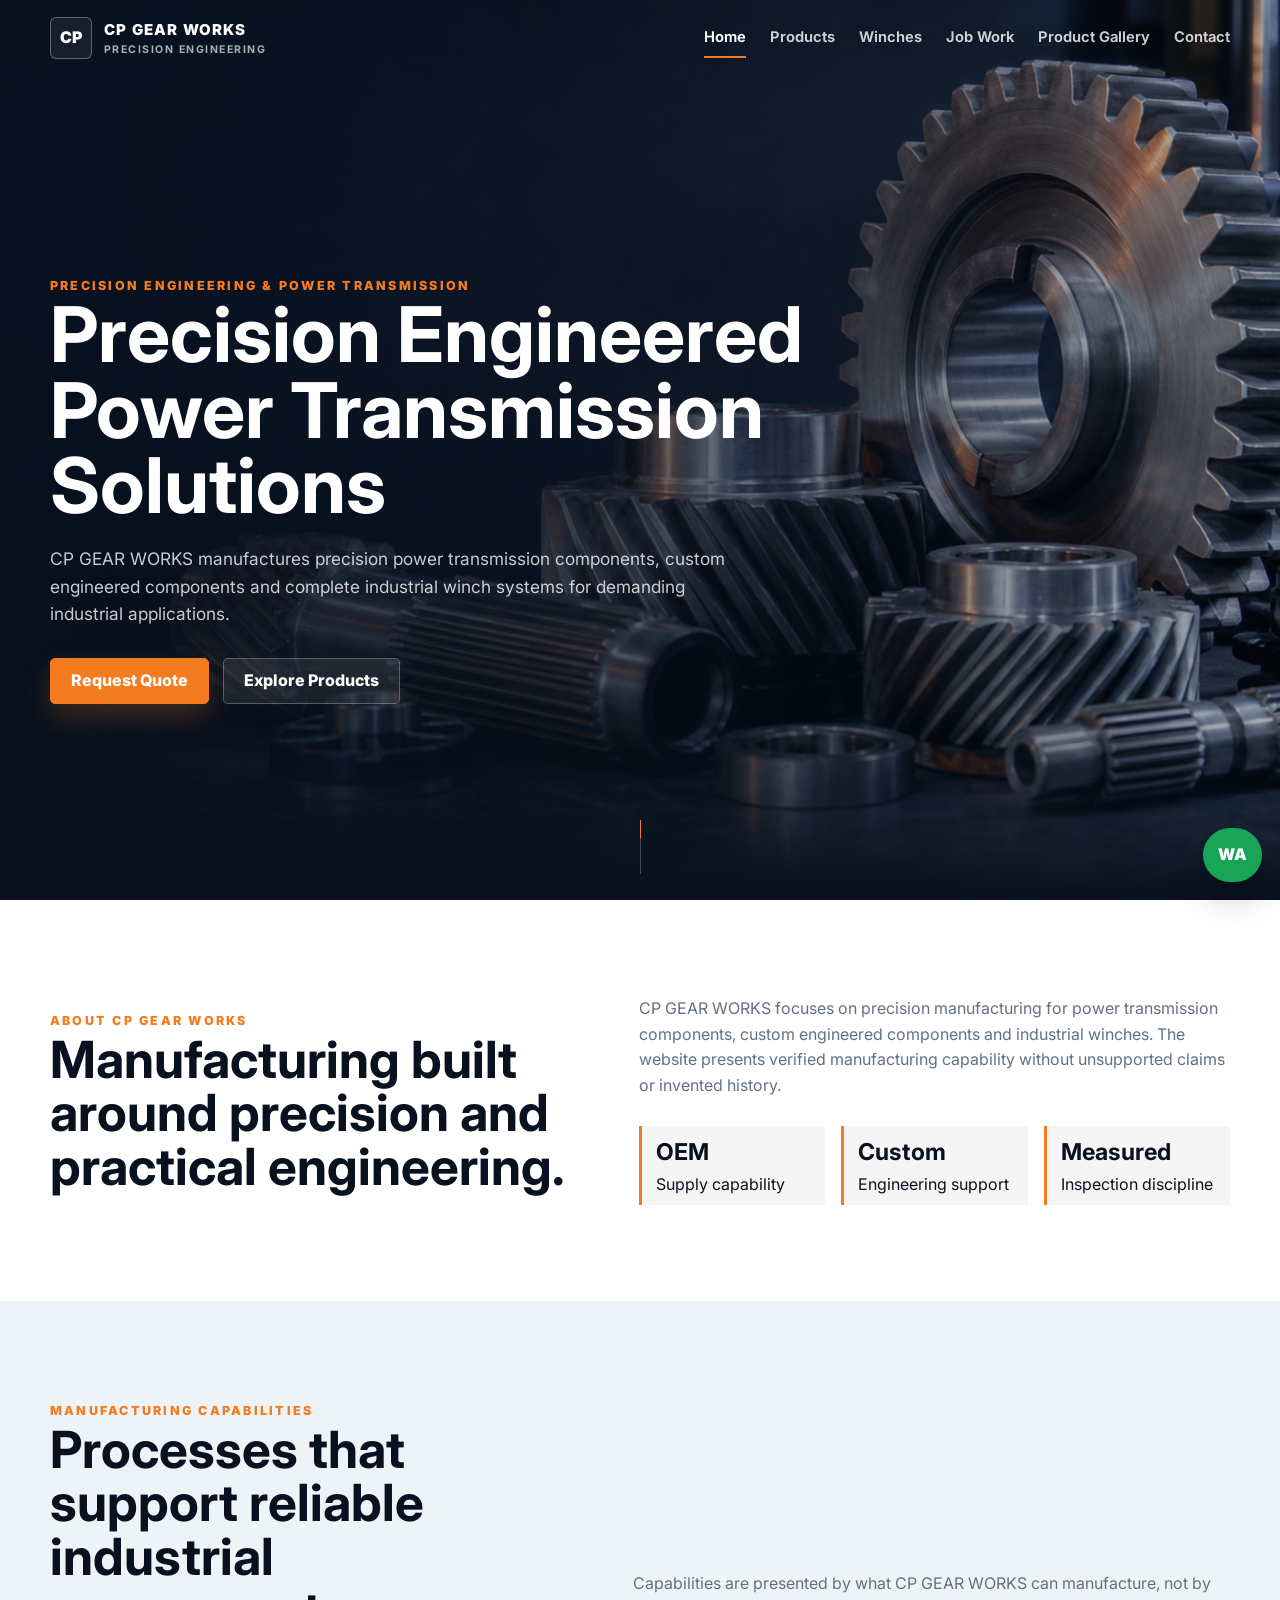
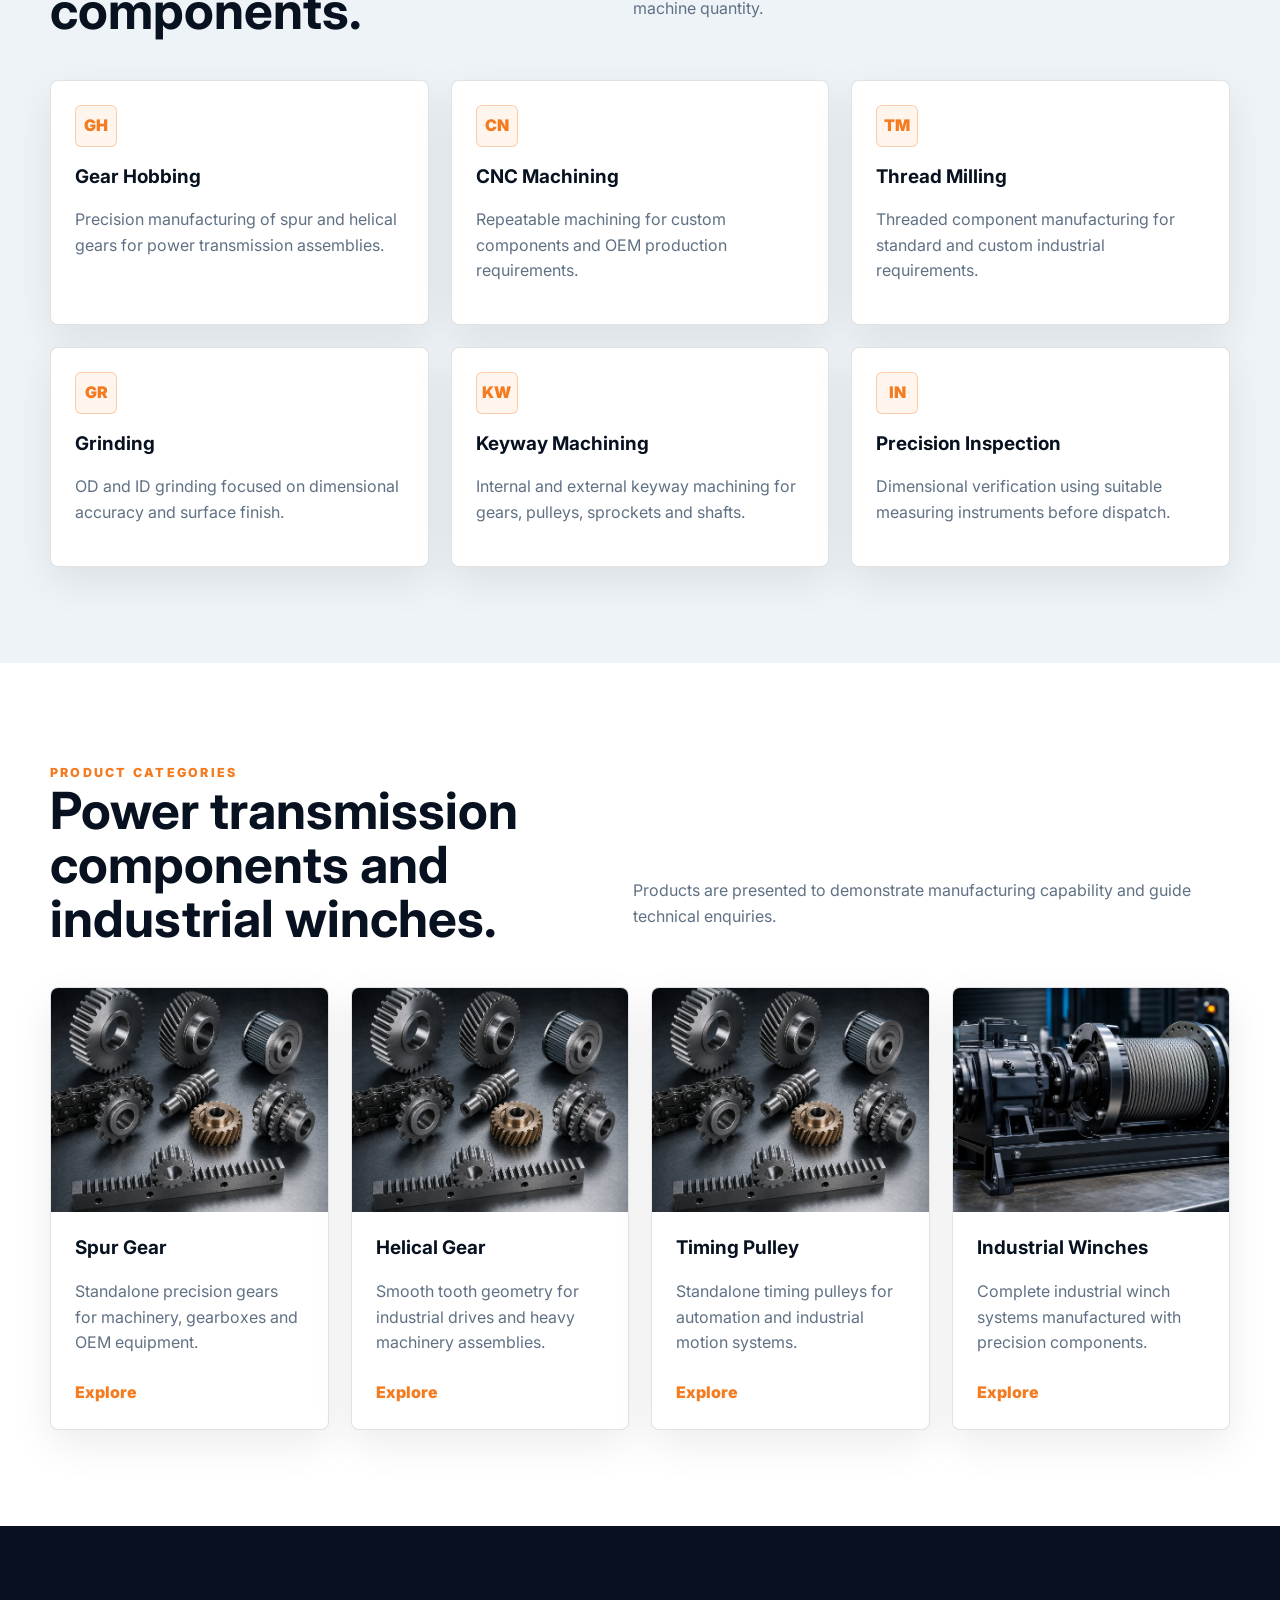
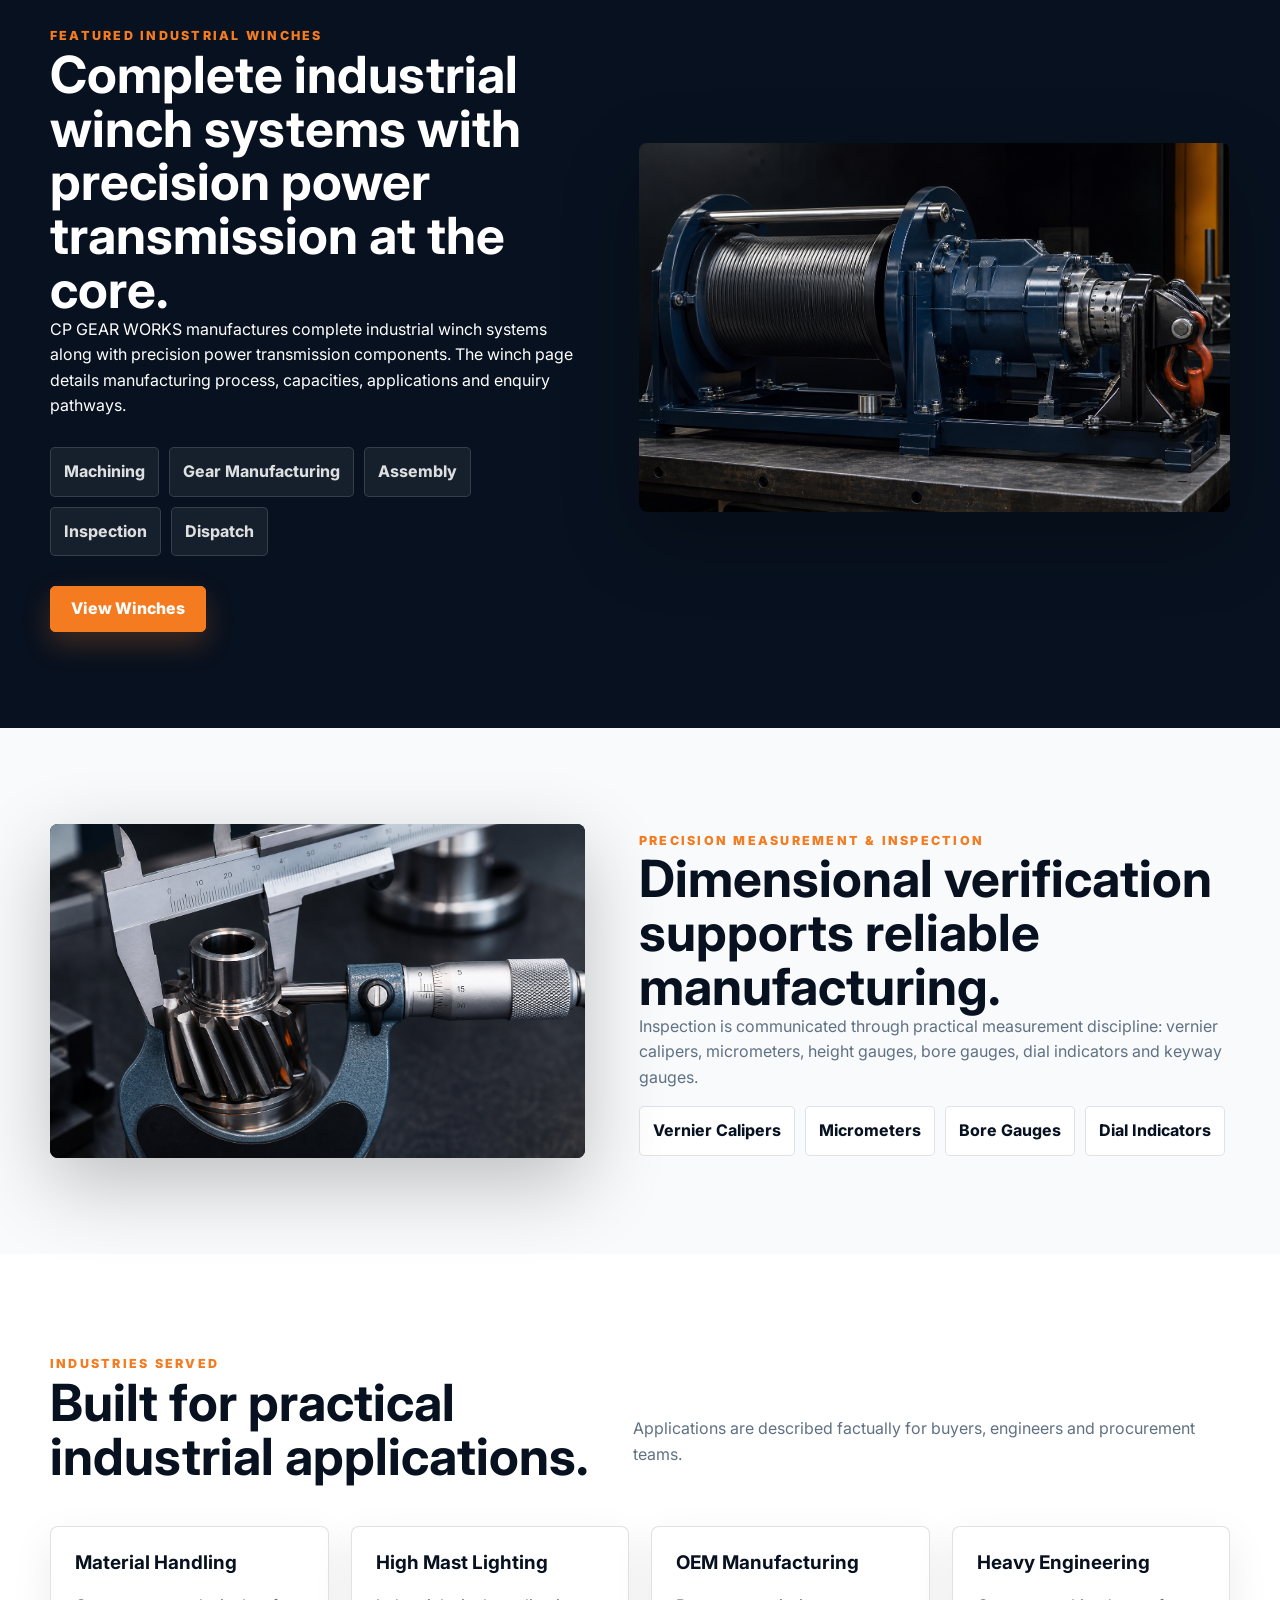
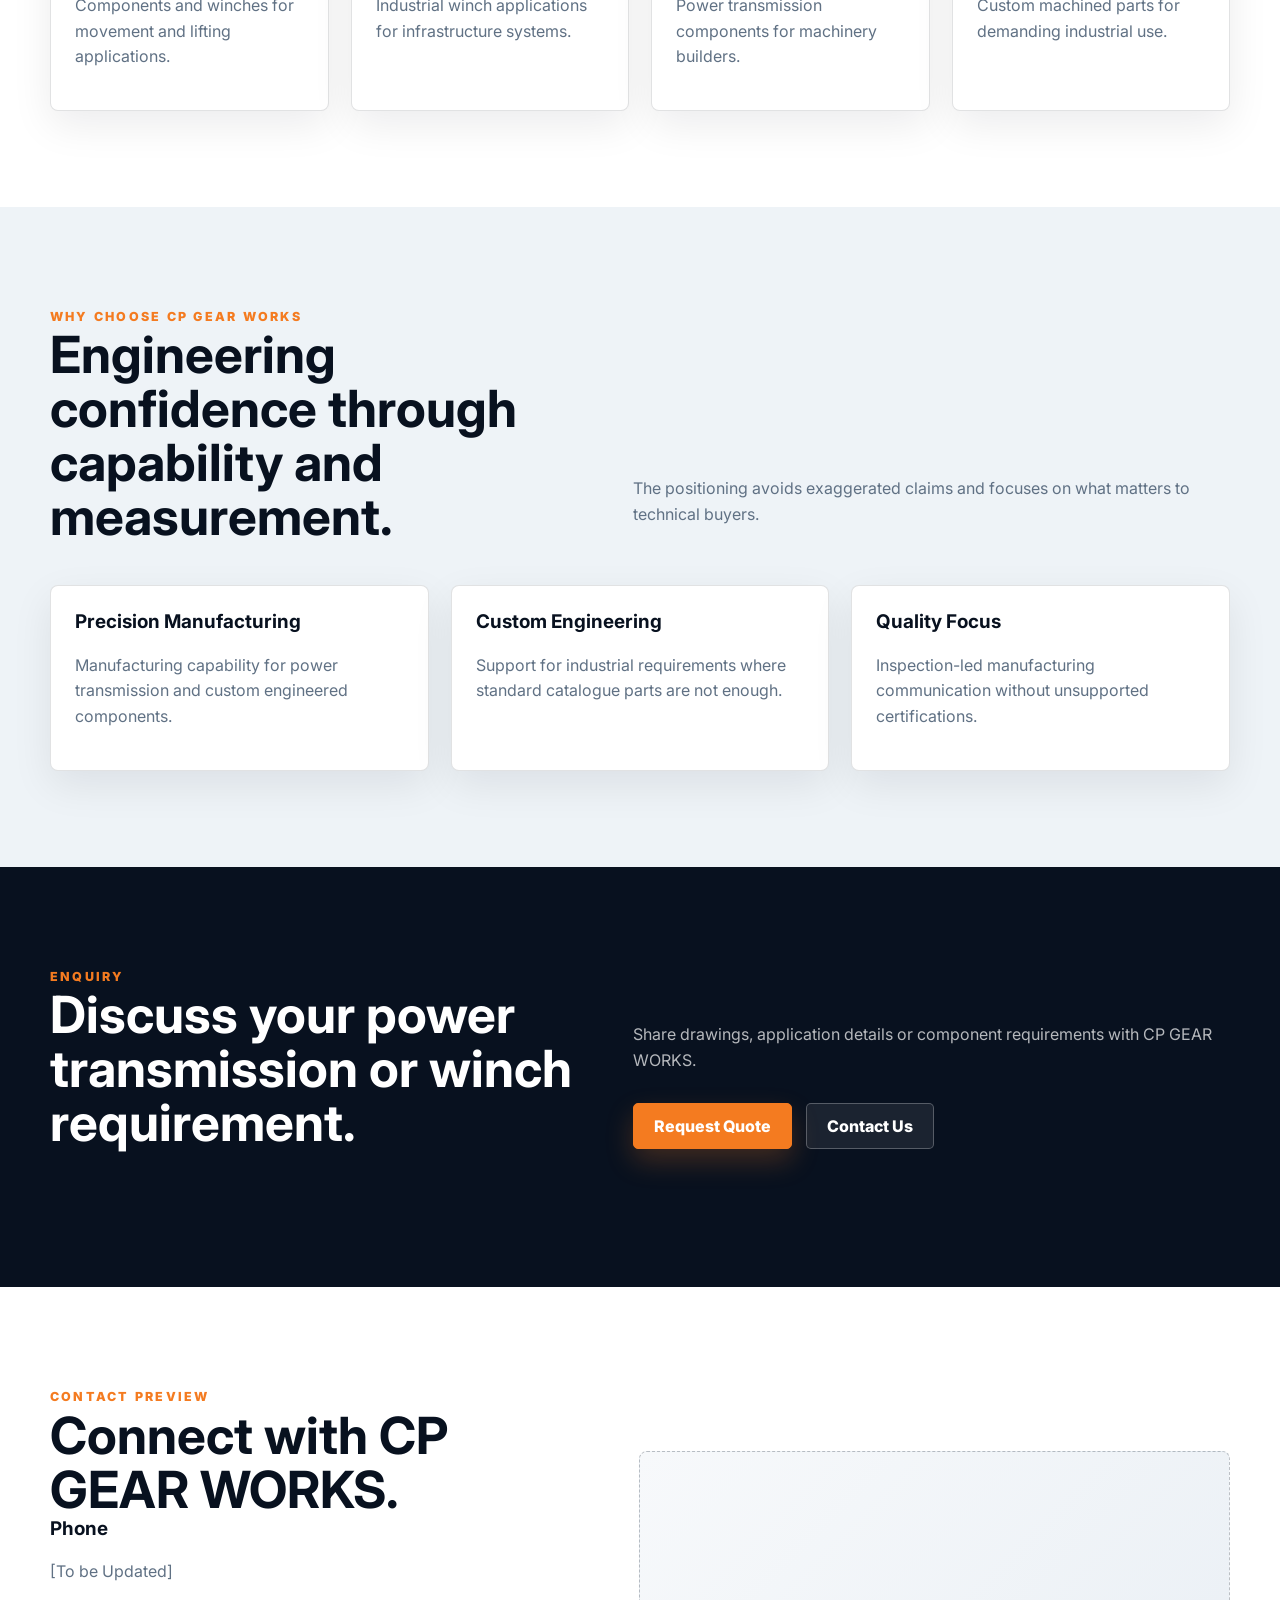
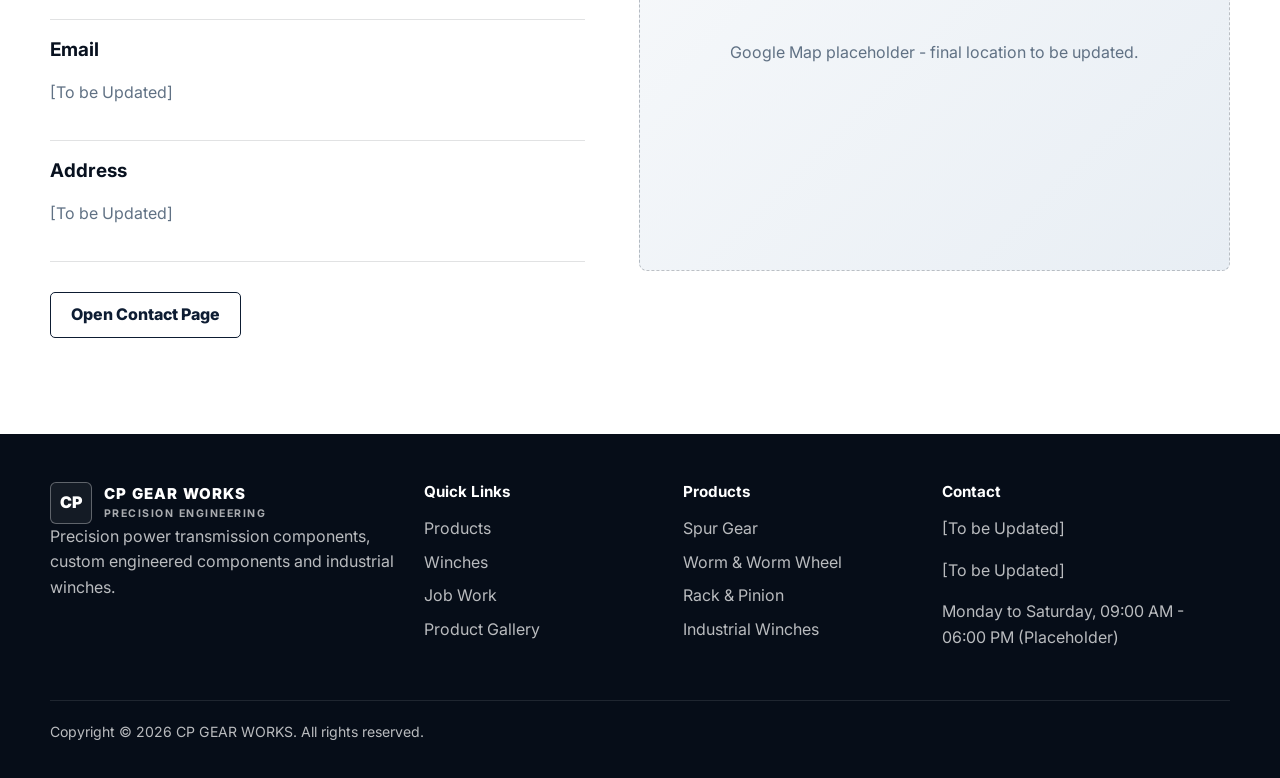
<file: index.html>
<!doctype html>
<html lang="en">
<head>
  <!-- Homepage for CP GEAR WORKS premium digital presence. -->
  <meta charset="utf-8">
  <meta name="viewport" content="width=device-width, initial-scale=1">
  <title>CP GEAR WORKS | Precision Engineering &amp; Power Transmission Solutions</title>
  <meta name="description" content="CP GEAR WORKS manufactures precision power transmission components, custom engineered components and complete industrial winch systems.">
  <link rel="canonical" href="https://cpgearworks.in/">
  <meta property="og:title" content="CP GEAR WORKS | Precision Engineering & Power Transmission Solutions">
  <meta property="og:description" content="Precision power transmission components, custom engineered components and industrial winches.">
  <meta property="og:url" content="https://cpgearworks.in/">
  <meta property="og:type" content="website">
  <meta property="og:image" content="https://cpgearworks.in/assets/images/hero/hero-precision-gears.png">
  <meta name="twitter:card" content="summary_large_image">
  <link rel="preconnect" href="https://fonts.googleapis.com">
  <link rel="preconnect" href="https://fonts.gstatic.com" crossorigin>
  <link href="https://fonts.googleapis.com/css2?family=Inter:wght@400;500;600;700;800;900&display=swap" rel="stylesheet">
  <link rel="stylesheet" href="assets/css/style.css">
  <link rel="stylesheet" href="assets/css/responsive.css">
  <link rel="stylesheet" href="assets/css/animations.css">
</head>
<body>
  <a class="skip-link" href="#main">Skip to content</a>
  <header class="site-header">
    <nav class="nav container" aria-label="Primary navigation">
      <a class="brand" href="index.html" aria-label="CP GEAR WORKS home">
        <span class="brand-mark">CP</span><span><span class="brand-name">CP GEAR WORKS</span><span class="brand-line">Precision Engineering</span></span>
      </a>
      <button class="nav-toggle" type="button" aria-label="Toggle navigation" aria-expanded="false"><span></span><span></span><span></span></button>
      <div class="nav-links">
        <a href="index.html" aria-current="page">Home</a>
        <a href="products.html">Products</a>
        <a href="winches.html">Winches</a>
        <a href="job-work.html">Job Work</a>
        <a href="gallery.html">Product Gallery</a>
        <a href="contact.html">Contact</a>
      </div>
    </nav>
  </header>

  <main id="main">
    <section class="hero">
      <div class="hero-slider" data-hero-slider aria-hidden="true">
        <div class="hero-slide is-active" style="--slide-image: url('../images/hero/hero-precision-gears.png')"></div>
        <div class="hero-slide" style="--slide-image: url('../images/winches/winch-final-inspection.png')"></div>
        <div class="hero-slide" style="--slide-image: url('../images/capabilities/cnc-machining.png')"></div>
      </div>
      <div class="hero-content container">
        <span class="eyebrow">Precision Engineering &amp; Power Transmission</span>
        <h1>Precision Engineered Power Transmission Solutions</h1>
        <p>CP GEAR WORKS manufactures precision power transmission components, custom engineered components and complete industrial winch systems for demanding industrial applications.</p>
        <div class="hero-actions">
          <a class="button button-primary" href="contact.html">Request Quote</a>
          <a class="button button-secondary" href="products.html">Explore Products</a>
        </div>
      </div>
      <span class="scroll-indicator" aria-hidden="true"></span>
    </section>

    <section class="section">
      <div class="container split" data-reveal>
        <div>
          <span class="eyebrow">About CP GEAR WORKS</span>
          <h2>Manufacturing built around precision and practical engineering.</h2>
        </div>
        <div>
          <p>CP GEAR WORKS focuses on precision manufacturing for power transmission components, custom engineered components and industrial winches. The website presents verified manufacturing capability without unsupported claims or invented history.</p>
          <div class="stats">
            <div class="stat"><strong>OEM</strong><span>Supply capability</span></div>
            <div class="stat"><strong>Custom</strong><span>Engineering support</span></div>
            <div class="stat"><strong>Measured</strong><span>Inspection discipline</span></div>
          </div>
        </div>
      </div>
    </section>

    <section class="section section-steel">
      <div class="container">
        <div class="section-head" data-reveal>
          <div><span class="eyebrow">Manufacturing Capabilities</span><h2>Processes that support reliable industrial components.</h2></div>
          <p>Capabilities are presented by what CP GEAR WORKS can manufacture, not by machine quantity.</p>
        </div>
        <div class="grid grid-3">
          <article class="card" data-reveal><div class="card-body"><span class="icon-pill">GH</span><h3>Gear Hobbing</h3><p>Precision manufacturing of spur and helical gears for power transmission assemblies.</p></div></article>
          <article class="card" data-reveal><div class="card-body"><span class="icon-pill">CN</span><h3>CNC Machining</h3><p>Repeatable machining for custom components and OEM production requirements.</p></div></article>
          <article class="card" data-reveal><div class="card-body"><span class="icon-pill">TM</span><h3>Thread Milling</h3><p>Threaded component manufacturing for standard and custom industrial requirements.</p></div></article>
          <article class="card" data-reveal><div class="card-body"><span class="icon-pill">GR</span><h3>Grinding</h3><p>OD and ID grinding focused on dimensional accuracy and surface finish.</p></div></article>
          <article class="card" data-reveal><div class="card-body"><span class="icon-pill">KW</span><h3>Keyway Machining</h3><p>Internal and external keyway machining for gears, pulleys, sprockets and shafts.</p></div></article>
          <article class="card" data-reveal><div class="card-body"><span class="icon-pill">IN</span><h3>Precision Inspection</h3><p>Dimensional verification using suitable measuring instruments before dispatch.</p></div></article>
        </div>
      </div>
    </section>

    <section class="section">
      <div class="container">
        <div class="section-head" data-reveal>
          <div><span class="eyebrow">Product Categories</span><h2>Power transmission components and industrial winches.</h2></div>
          <p>Products are presented to demonstrate manufacturing capability and guide technical enquiries.</p>
        </div>
        <div class="grid grid-4">
          <article class="card" data-reveal><img class="card-image" src="assets/images/products/precision-components.png" alt="Precision spur gear component" loading="lazy"><div class="card-body"><h3>Spur Gear</h3><p>Standalone precision gears for machinery, gearboxes and OEM equipment.</p><a class="text-link" href="products.html#spur-gear">Explore</a></div></article>
          <article class="card" data-reveal><img class="card-image" src="assets/images/products/precision-components.png" alt="Precision helical gear component" loading="lazy"><div class="card-body"><h3>Helical Gear</h3><p>Smooth tooth geometry for industrial drives and heavy machinery assemblies.</p><a class="text-link" href="products.html#helical-gear">Explore</a></div></article>
          <article class="card" data-reveal><img class="card-image" src="assets/images/products/precision-components.png" alt="Timing pulley component" loading="lazy"><div class="card-body"><h3>Timing Pulley</h3><p>Standalone timing pulleys for automation and industrial motion systems.</p><a class="text-link" href="products.html#timing-pulley">Explore</a></div></article>
          <article class="card" data-reveal><img class="card-image" src="assets/images/winches/industrial-winch.png" alt="Complete industrial winch assembly" loading="lazy"><div class="card-body"><h3>Industrial Winches</h3><p>Complete industrial winch systems manufactured with precision components.</p><a class="text-link" href="winches.html">Explore</a></div></article>
        </div>
      </div>
    </section>

    <section class="section section-dark">
      <div class="container feature-band" data-reveal>
        <div>
          <span class="eyebrow">Featured Industrial Winches</span>
          <h2>Complete industrial winch systems with precision power transmission at the core.</h2>
          <p>CP GEAR WORKS manufactures complete industrial winch systems along with precision power transmission components. The winch page details manufacturing process, capacities, applications and enquiry pathways.</p>
          <div class="process-flow"><span>Machining</span><span>Gear Manufacturing</span><span>Assembly</span><span>Inspection</span><span>Dispatch</span></div>
          <div class="button-row"><a class="button button-primary" href="winches.html">View Winches</a></div>
        </div>
        <div class="media-panel"><img src="assets/images/winches/winch-final-inspection.png" alt="Industrial winch assembly during final inspection" loading="lazy"></div>
      </div>
    </section>

    <section class="section section-panel">
      <div class="container split" data-reveal>
        <div class="media-panel"><img src="assets/images/inspection/inspection-measurement.png" alt="Precision measurement of machined component" loading="lazy"></div>
        <div>
          <span class="eyebrow">Precision Measurement &amp; Inspection</span>
          <h2>Dimensional verification supports reliable manufacturing.</h2>
          <p>Inspection is communicated through practical measurement discipline: vernier calipers, micrometers, height gauges, bore gauges, dial indicators and keyway gauges.</p>
          <div class="tag-list"><span>Vernier Calipers</span><span>Micrometers</span><span>Bore Gauges</span><span>Dial Indicators</span></div>
        </div>
      </div>
    </section>

    <section class="section">
      <div class="container">
        <div class="section-head" data-reveal>
          <div><span class="eyebrow">Industries Served</span><h2>Built for practical industrial applications.</h2></div>
          <p>Applications are described factually for buyers, engineers and procurement teams.</p>
        </div>
        <div class="grid grid-4">
          <article class="card" data-reveal><div class="card-body"><h3>Material Handling</h3><p>Components and winches for movement and lifting applications.</p></div></article>
          <article class="card" data-reveal><div class="card-body"><h3>High Mast Lighting</h3><p>Industrial winch applications for infrastructure systems.</p></div></article>
          <article class="card" data-reveal><div class="card-body"><h3>OEM Manufacturing</h3><p>Power transmission components for machinery builders.</p></div></article>
          <article class="card" data-reveal><div class="card-body"><h3>Heavy Engineering</h3><p>Custom machined parts for demanding industrial use.</p></div></article>
        </div>
      </div>
    </section>

    <section class="section section-steel">
      <div class="container">
        <div class="section-head" data-reveal>
          <div><span class="eyebrow">Why Choose CP GEAR WORKS</span><h2>Engineering confidence through capability and measurement.</h2></div>
          <p>The positioning avoids exaggerated claims and focuses on what matters to technical buyers.</p>
        </div>
        <div class="grid grid-3">
          <article class="card" data-reveal><div class="card-body"><h3>Precision Manufacturing</h3><p>Manufacturing capability for power transmission and custom engineered components.</p></div></article>
          <article class="card" data-reveal><div class="card-body"><h3>Custom Engineering</h3><p>Support for industrial requirements where standard catalogue parts are not enough.</p></div></article>
          <article class="card" data-reveal><div class="card-body"><h3>Quality Focus</h3><p>Inspection-led manufacturing communication without unsupported certifications.</p></div></article>
        </div>
      </div>
    </section>

    <section class="section section-dark">
      <div class="container section-head" data-reveal>
        <div><span class="eyebrow">Enquiry</span><h2>Discuss your power transmission or winch requirement.</h2></div>
        <div><p>Share drawings, application details or component requirements with CP GEAR WORKS.</p><div class="button-row"><a class="button button-primary" href="contact.html">Request Quote</a><a class="button button-secondary" href="contact.html">Contact Us</a></div></div>
      </div>
    </section>

    <section class="section" id="contact">
      <div class="container contact-layout" data-reveal>
        <div>
          <span class="eyebrow">Contact Preview</span>
          <h2>Connect with CP GEAR WORKS.</h2>
          <div class="detail-list">
            <article><h3>Phone</h3><p data-config="phone">[To be Updated]</p></article>
            <article><h3>Email</h3><p data-config="email">[To be Updated]</p></article>
            <article><h3>Address</h3><p data-config="address">[To be Updated]</p></article>
          </div>
          <div class="button-row"><a class="button button-outline" href="contact.html">Open Contact Page</a></div>
        </div>
        <div class="map-placeholder"><p data-config="mapLabel">Google Map placeholder - final location to be updated.</p></div>
      </div>
    </section>
  </main>

  <footer class="footer">
    <div class="container footer-grid">
      <div><a class="brand" href="index.html"><span class="brand-mark">CP</span><span><span class="brand-name">CP GEAR WORKS</span><span class="brand-line">Precision Engineering</span></span></a><p>Precision power transmission components, custom engineered components and industrial winches.</p></div>
      <div><h3>Quick Links</h3><div class="footer-links"><a href="products.html">Products</a><a href="winches.html">Winches</a><a href="job-work.html">Job Work</a><a href="gallery.html">Product Gallery</a></div></div>
      <div><h3>Products</h3><div class="footer-links"><a href="products.html#spur-gear">Spur Gear</a><a href="products.html#worm-wheel">Worm &amp; Worm Wheel</a><a href="products.html#rack-pinion">Rack &amp; Pinion</a><a href="winches.html">Industrial Winches</a></div></div>
      <div><h3>Contact</h3><p data-config="phone">[To be Updated]</p><p data-config="email">[To be Updated]</p><p data-config="businessHours">Monday to Saturday, 09:00 AM - 06:00 PM (Placeholder)</p></div>
    </div>
    <div class="container footer-bottom">Copyright &copy; 2026 CP GEAR WORKS. All rights reserved.</div>
  </footer>
  <a class="whatsapp" data-whatsapp-link href="#contact" aria-label="Contact CP GEAR WORKS on WhatsApp">WA</a>
  <script src="assets/js/config.js"></script>
  <script src="assets/js/main.js"></script>
  <script src="assets/js/navigation.js"></script>
  <script src="assets/js/animations.js"></script>
</body>
</html>
</file>
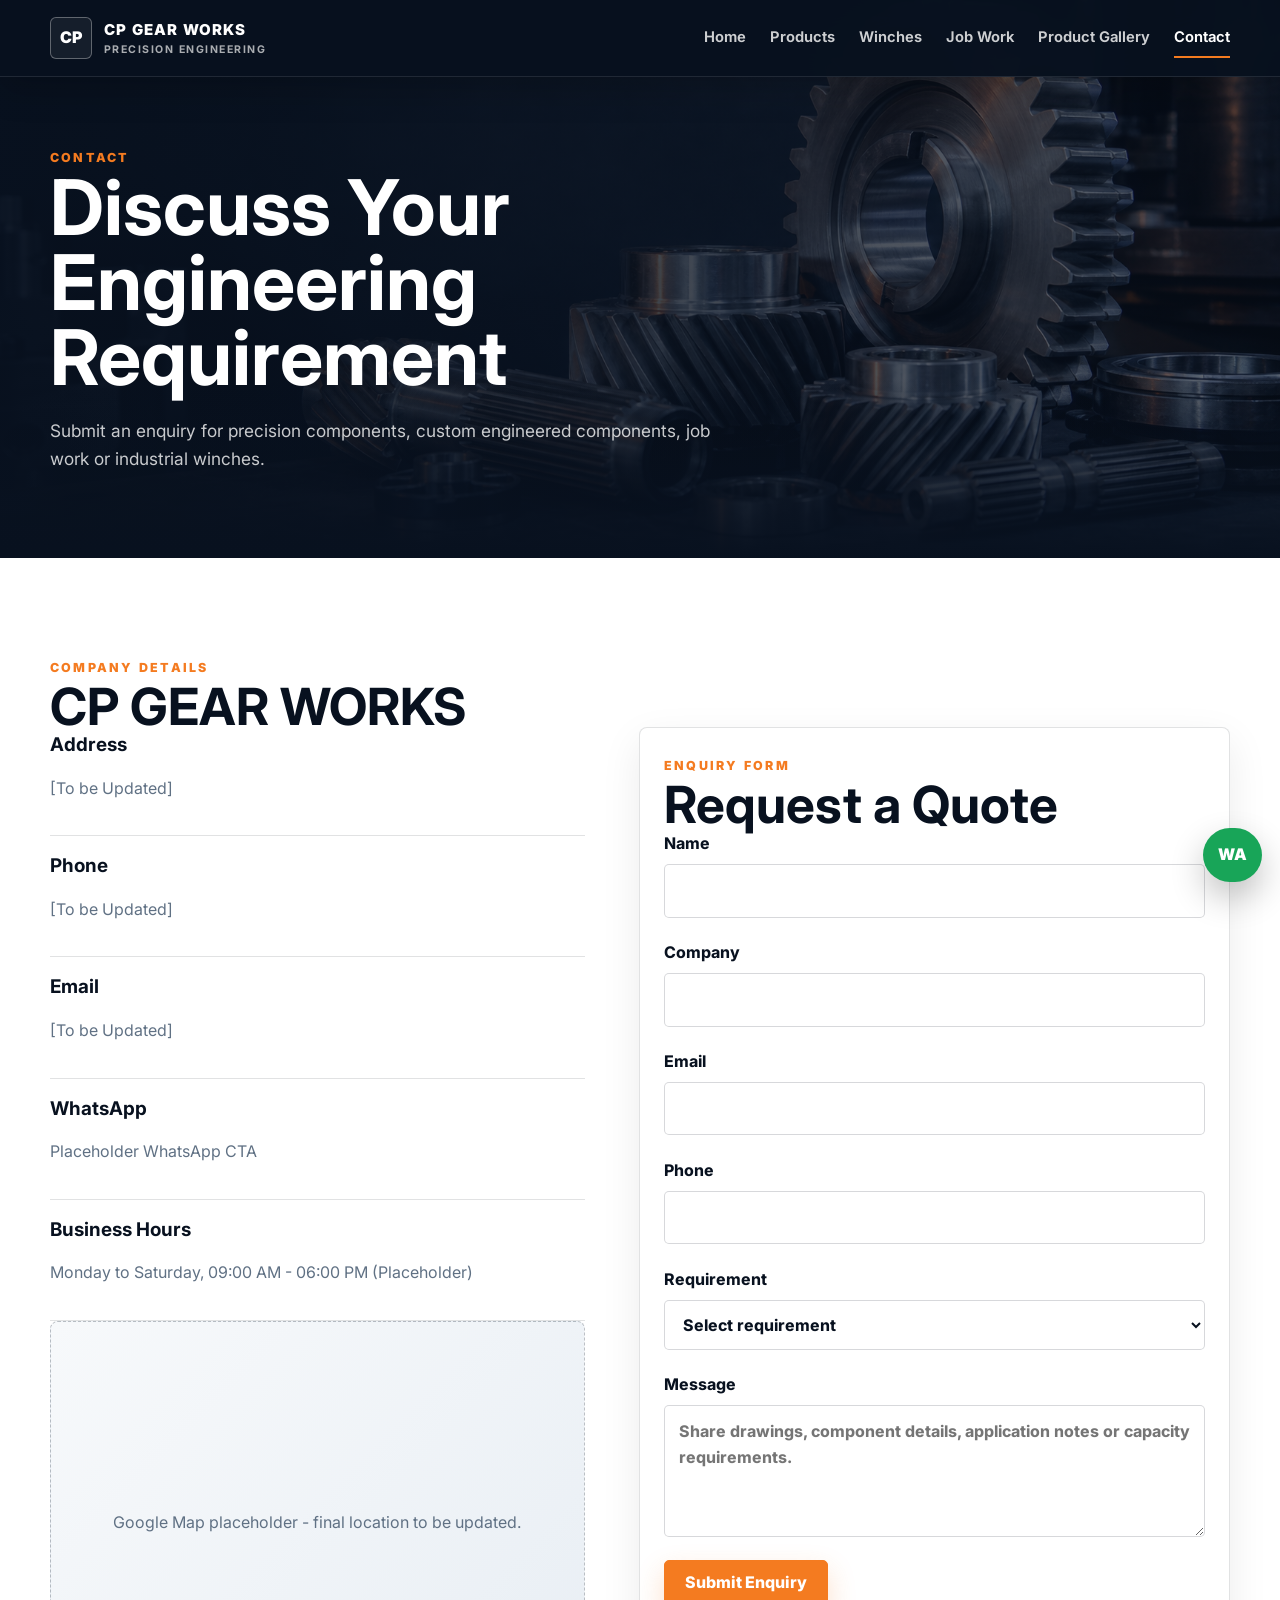
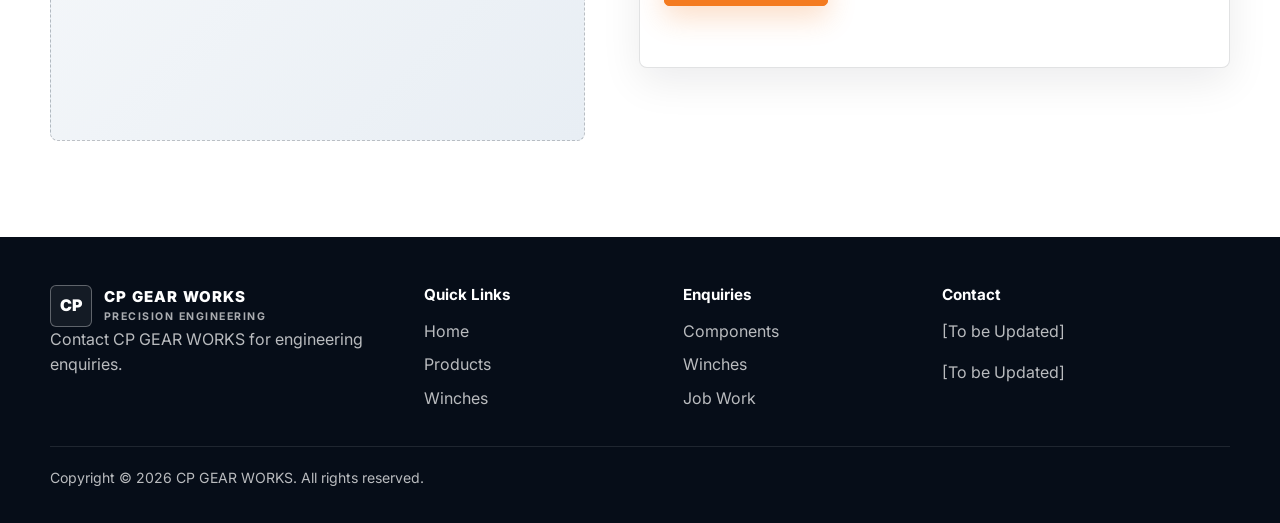
<file: contact.html>
<!doctype html>
<html lang="en">
<head>
  <!-- Contact and enquiry page for CP GEAR WORKS. -->
  <meta charset="utf-8">
  <meta name="viewport" content="width=device-width, initial-scale=1">
  <title>Contact CP GEAR WORKS</title>
  <meta name="description" content="Contact CP GEAR WORKS for precision power transmission components, custom engineered components and industrial winch enquiries.">
  <link rel="canonical" href="https://cpgearworks.in/contact.html">
  <meta property="og:title" content="Contact CP GEAR WORKS">
  <meta property="og:description" content="Submit an enquiry for precision components, job work or industrial winches.">
  <meta property="og:url" content="https://cpgearworks.in/contact.html">
  <meta property="og:type" content="website">
  <meta property="og:image" content="https://cpgearworks.in/assets/images/hero/hero-precision-gears.png">
  <meta name="twitter:card" content="summary_large_image">
  <link rel="preconnect" href="https://fonts.googleapis.com"><link rel="preconnect" href="https://fonts.gstatic.com" crossorigin><link href="https://fonts.googleapis.com/css2?family=Inter:wght@400;500;600;700;800;900&display=swap" rel="stylesheet">
  <link rel="stylesheet" href="assets/css/style.css"><link rel="stylesheet" href="assets/css/responsive.css"><link rel="stylesheet" href="assets/css/animations.css">
</head>
<body>
  <a class="skip-link" href="#main">Skip to content</a>
  <header class="site-header header-solid"><nav class="nav container" aria-label="Primary navigation"><a class="brand" href="index.html"><span class="brand-mark">CP</span><span><span class="brand-name">CP GEAR WORKS</span><span class="brand-line">Precision Engineering</span></span></a><button class="nav-toggle" type="button" aria-label="Toggle navigation" aria-expanded="false"><span></span><span></span><span></span></button><div class="nav-links"><a href="index.html">Home</a><a href="products.html">Products</a><a href="winches.html">Winches</a><a href="job-work.html">Job Work</a><a href="gallery.html">Product Gallery</a><a href="contact.html" aria-current="page">Contact</a></div></nav></header>
  <main id="main">
    <section class="page-hero page-hero-contact"><div class="page-hero-content container"><span class="eyebrow">Contact</span><h1>Discuss Your Engineering Requirement</h1><p>Submit an enquiry for precision components, custom engineered components, job work or industrial winches.</p></div></section>
    <section class="section">
      <div class="container contact-layout">
        <div data-reveal>
          <span class="eyebrow">Company Details</span>
          <h2>CP GEAR WORKS</h2>
          <div class="detail-list">
            <article><h3>Address</h3><p data-config="address">[To be Updated]</p></article>
            <article><h3>Phone</h3><p><a data-phone-link href="#contact" data-config="phone">[To be Updated]</a></p></article>
            <article><h3>Email</h3><p><a data-email-link href="#contact" data-config="email">[To be Updated]</a></p></article>
            <article><h3>WhatsApp</h3><p><a data-whatsapp-link href="#contact">Placeholder WhatsApp CTA</a></p></article>
            <article><h3>Business Hours</h3><p data-config="businessHours">Monday to Saturday, 09:00 AM - 06:00 PM (Placeholder)</p></article>
          </div>
          <div class="map-placeholder"><p data-config="mapLabel">Google Map placeholder - final location to be updated.</p></div>
        </div>
        <form class="form card" data-enquiry-form id="contact" novalidate data-reveal>
          <div class="card-body">
            <span class="eyebrow">Enquiry Form</span>
            <h2>Request a Quote</h2>
            <label class="field">Name<input name="name" type="text" autocomplete="name" required><span class="field-error" aria-live="polite"></span></label>
            <label class="field">Company<input name="company" type="text" autocomplete="organization" required><span class="field-error" aria-live="polite"></span></label>
            <label class="field">Email<input name="email" type="email" autocomplete="email" required><span class="field-error" aria-live="polite"></span></label>
            <label class="field">Phone<input name="phone" type="tel" autocomplete="tel" required><span class="field-error" aria-live="polite"></span></label>
            <label class="field">Requirement<select name="requirement" required><option value="">Select requirement</option><option>Precision Power Transmission Components</option><option>Industrial Winches</option><option>Job Work / Machining</option><option>Custom Engineered Components</option></select><span class="field-error" aria-live="polite"></span></label>
            <label class="field">Message<textarea name="message" required placeholder="Share drawings, component details, application notes or capacity requirements."></textarea><span class="field-error" aria-live="polite"></span></label>
            <button class="button button-primary" type="submit">Submit Enquiry</button>
            <p class="form-status" data-form-status aria-live="polite"></p>
          </div>
        </form>
      </div>
    </section>
  </main>
  <footer class="footer"><div class="container footer-grid"><div><a class="brand" href="index.html"><span class="brand-mark">CP</span><span><span class="brand-name">CP GEAR WORKS</span><span class="brand-line">Precision Engineering</span></span></a><p>Contact CP GEAR WORKS for engineering enquiries.</p></div><div><h3>Quick Links</h3><div class="footer-links"><a href="index.html">Home</a><a href="products.html">Products</a><a href="winches.html">Winches</a></div></div><div><h3>Enquiries</h3><div class="footer-links"><span>Components</span><span>Winches</span><span>Job Work</span></div></div><div><h3>Contact</h3><p data-config="phone">[To be Updated]</p><p data-config="email">[To be Updated]</p></div></div><div class="container footer-bottom">Copyright &copy; 2026 CP GEAR WORKS. All rights reserved.</div></footer>
  <a class="whatsapp" data-whatsapp-link href="#contact" aria-label="Contact CP GEAR WORKS on WhatsApp">WA</a>
  <script src="assets/js/config.js"></script><script src="assets/js/main.js"></script><script src="assets/js/navigation.js"></script><script src="assets/js/animations.js"></script><script src="assets/js/form-validation.js"></script>
</body>
</html>
</file>
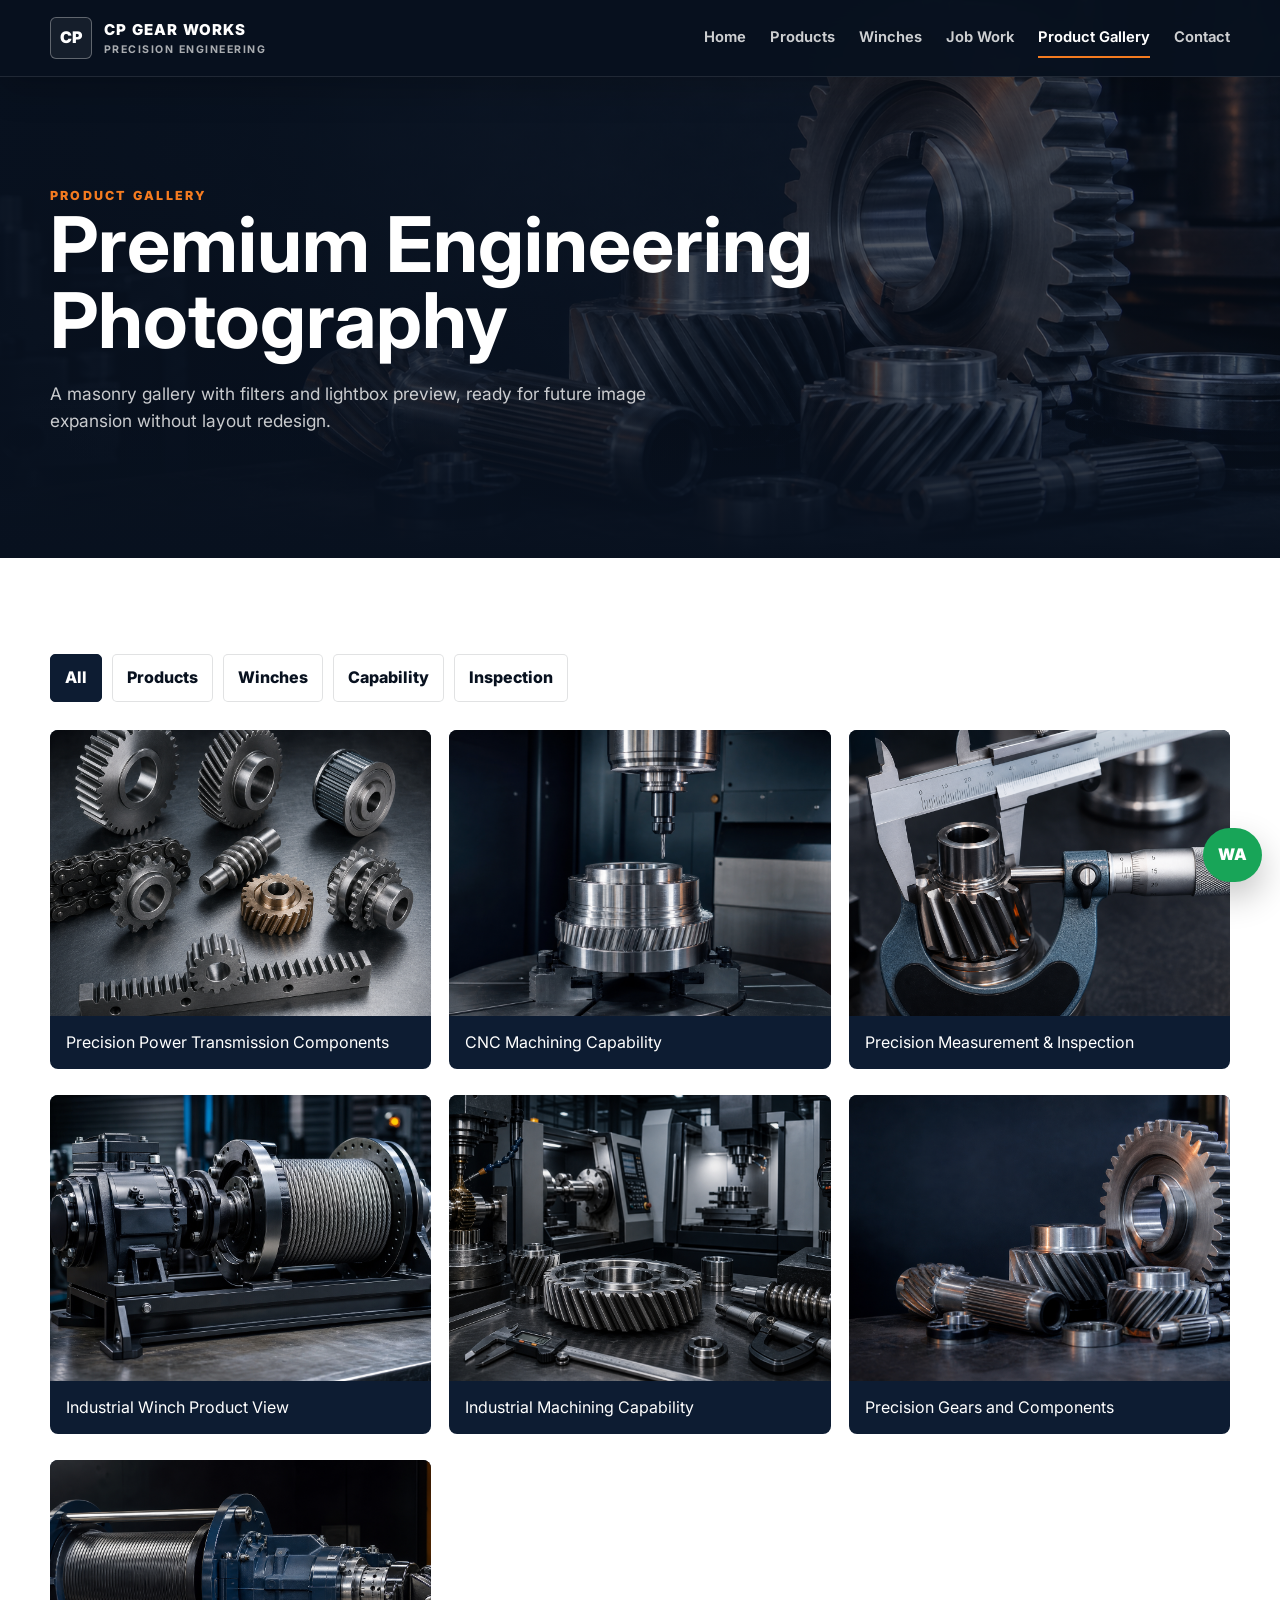
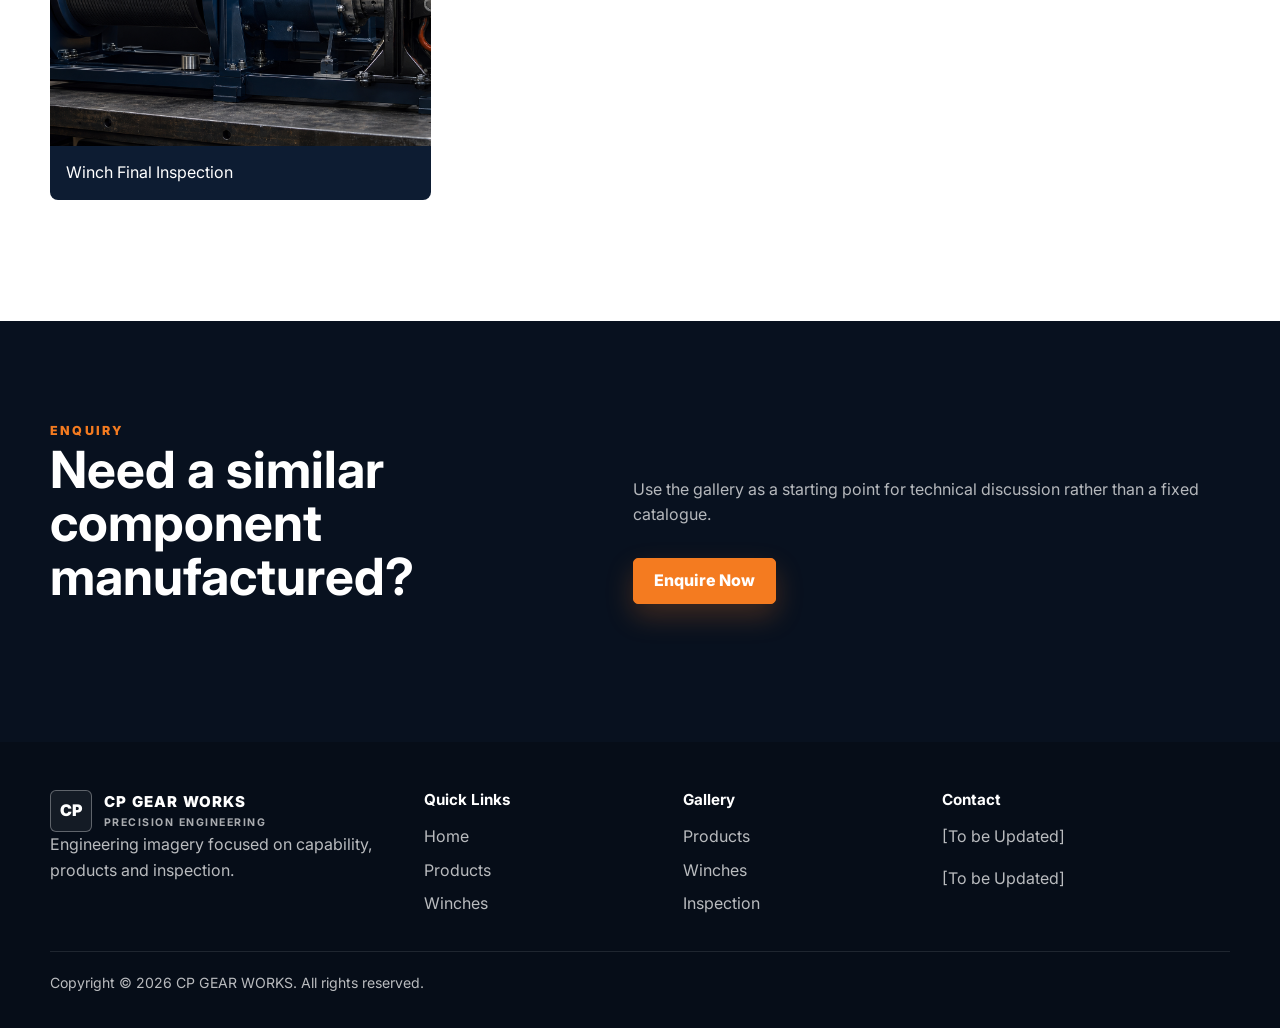
<file: gallery.html>
<!doctype html>
<html lang="en">
<head>
  <!-- Product gallery page for CP GEAR WORKS engineering photography. -->
  <meta charset="utf-8">
  <meta name="viewport" content="width=device-width, initial-scale=1">
  <title>Product Gallery | Precision Engineering Components</title>
  <meta name="description" content="View CP GEAR WORKS product and manufacturing gallery for precision components, machining capability, inspection and industrial winches.">
  <link rel="canonical" href="https://cpgearworks.in/gallery.html">
  <meta property="og:title" content="Product Gallery | Precision Engineering Components">
  <meta property="og:description" content="Premium engineering photography for precision components, machining and industrial winches.">
  <meta property="og:url" content="https://cpgearworks.in/gallery.html">
  <meta property="og:type" content="website">
  <meta property="og:image" content="https://cpgearworks.in/assets/images/hero/hero-precision-gears.png">
  <meta name="twitter:card" content="summary_large_image">
  <link rel="preconnect" href="https://fonts.googleapis.com"><link rel="preconnect" href="https://fonts.gstatic.com" crossorigin><link href="https://fonts.googleapis.com/css2?family=Inter:wght@400;500;600;700;800;900&display=swap" rel="stylesheet">
  <link rel="stylesheet" href="assets/css/style.css"><link rel="stylesheet" href="assets/css/responsive.css"><link rel="stylesheet" href="assets/css/animations.css">
</head>
<body>
  <a class="skip-link" href="#main">Skip to content</a>
  <header class="site-header header-solid"><nav class="nav container" aria-label="Primary navigation"><a class="brand" href="index.html"><span class="brand-mark">CP</span><span><span class="brand-name">CP GEAR WORKS</span><span class="brand-line">Precision Engineering</span></span></a><button class="nav-toggle" type="button" aria-label="Toggle navigation" aria-expanded="false"><span></span><span></span><span></span></button><div class="nav-links"><a href="index.html">Home</a><a href="products.html">Products</a><a href="winches.html">Winches</a><a href="job-work.html">Job Work</a><a href="gallery.html" aria-current="page">Product Gallery</a><a href="contact.html">Contact</a></div></nav></header>
  <main id="main">
    <section class="page-hero page-hero-gallery"><div class="page-hero-content container"><span class="eyebrow">Product Gallery</span><h1>Premium Engineering Photography</h1><p>A masonry gallery with filters and lightbox preview, ready for future image expansion without layout redesign.</p></div></section>
    <section class="section">
      <div class="container">
        <div class="filters" aria-label="Gallery filters">
          <button class="filter-button is-active" type="button" data-filter="all">All</button>
          <button class="filter-button" type="button" data-filter="products">Products</button>
          <button class="filter-button" type="button" data-filter="winches">Winches</button>
          <button class="filter-button" type="button" data-filter="capability">Capability</button>
          <button class="filter-button" type="button" data-filter="inspection">Inspection</button>
        </div>
        <div class="masonry" data-reveal>
          <figure class="gallery-item" data-category="products"><img src="assets/images/products/precision-components.png" alt="Precision power transmission components" loading="lazy"><figcaption>Precision Power Transmission Components</figcaption></figure>
          <figure class="gallery-item" data-category="winches"><img src="assets/images/winches/industrial-winch.png" alt="Industrial winch product view" loading="lazy"><figcaption>Industrial Winch Product View</figcaption></figure>
          <figure class="gallery-item" data-category="winches"><img src="assets/images/winches/winch-final-inspection.png" alt="Industrial winch final inspection" loading="lazy"><figcaption>Winch Final Inspection</figcaption></figure>
          <figure class="gallery-item" data-category="capability"><img src="assets/images/capabilities/cnc-machining.png" alt="CNC machining capability" loading="lazy"><figcaption>CNC Machining Capability</figcaption></figure>
          <figure class="gallery-item" data-category="capability"><img src="assets/images/gallery/machining-capability.png" alt="Industrial machining capability" loading="lazy"><figcaption>Industrial Machining Capability</figcaption></figure>
          <figure class="gallery-item" data-category="inspection"><img src="assets/images/inspection/inspection-measurement.png" alt="Precision inspection measurement" loading="lazy"><figcaption>Precision Measurement &amp; Inspection</figcaption></figure>
          <figure class="gallery-item" data-category="products"><img src="assets/images/hero/hero-precision-gears.png" alt="Precision gears and machined components" loading="lazy"><figcaption>Precision Gears and Components</figcaption></figure>
        </div>
      </div>
    </section>
    <section class="section section-dark"><div class="container section-head" data-reveal><div><span class="eyebrow">Enquiry</span><h2>Need a similar component manufactured?</h2></div><div><p>Use the gallery as a starting point for technical discussion rather than a fixed catalogue.</p><div class="button-row"><a class="button button-primary" href="contact.html">Enquire Now</a></div></div></div></section>
  </main>
  <div class="lightbox" aria-hidden="true" role="dialog" aria-label="Image preview"><button type="button" aria-label="Close image preview">&times;</button><figure><img alt=""><figcaption></figcaption></figure></div>
  <footer class="footer"><div class="container footer-grid"><div><a class="brand" href="index.html"><span class="brand-mark">CP</span><span><span class="brand-name">CP GEAR WORKS</span><span class="brand-line">Precision Engineering</span></span></a><p>Engineering imagery focused on capability, products and inspection.</p></div><div><h3>Quick Links</h3><div class="footer-links"><a href="index.html">Home</a><a href="products.html">Products</a><a href="winches.html">Winches</a></div></div><div><h3>Gallery</h3><div class="footer-links"><span>Products</span><span>Winches</span><span>Inspection</span></div></div><div><h3>Contact</h3><p data-config="phone">[To be Updated]</p><p data-config="email">[To be Updated]</p></div></div><div class="container footer-bottom">Copyright &copy; 2026 CP GEAR WORKS. All rights reserved.</div></footer>
  <a class="whatsapp" data-whatsapp-link href="contact.html" aria-label="Contact CP GEAR WORKS on WhatsApp">WA</a>
  <script src="assets/js/config.js"></script><script src="assets/js/main.js"></script><script src="assets/js/navigation.js"></script><script src="assets/js/animations.js"></script><script src="assets/js/gallery.js"></script>
</body>
</html>
</file>
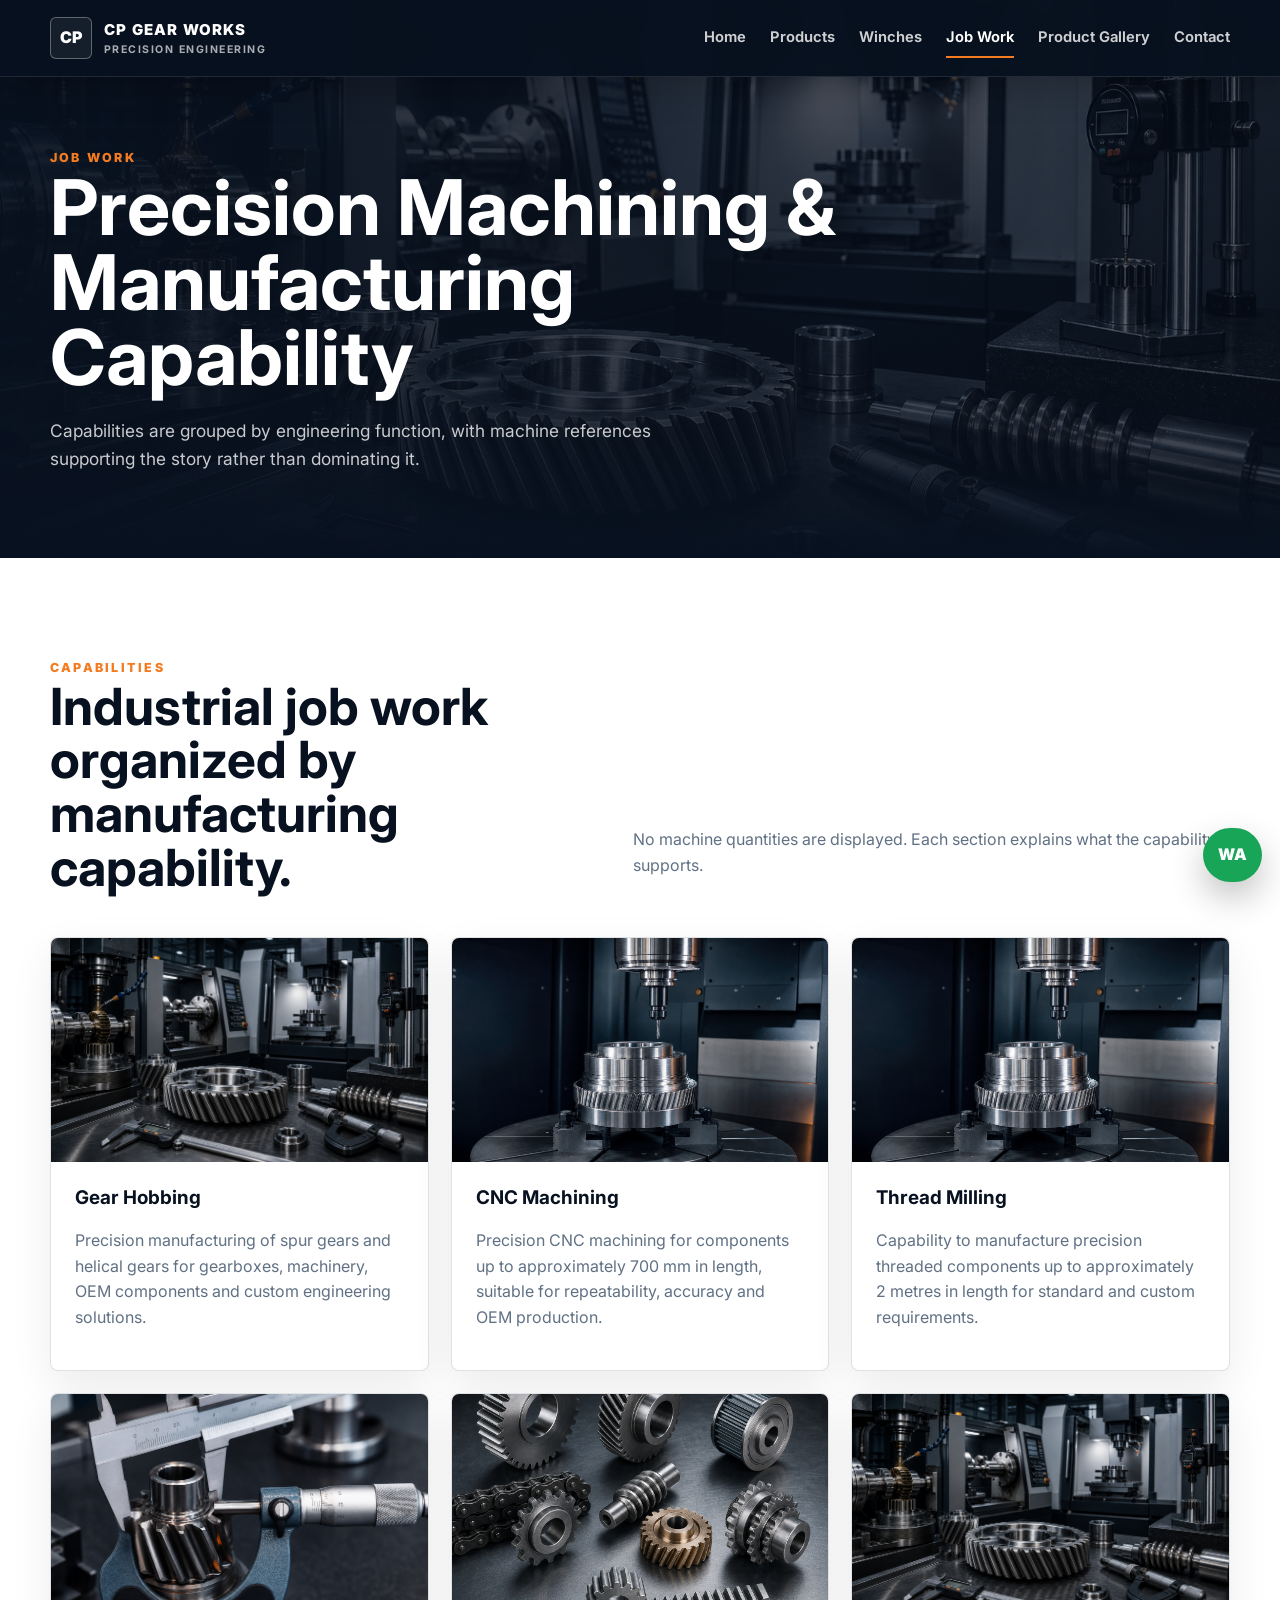
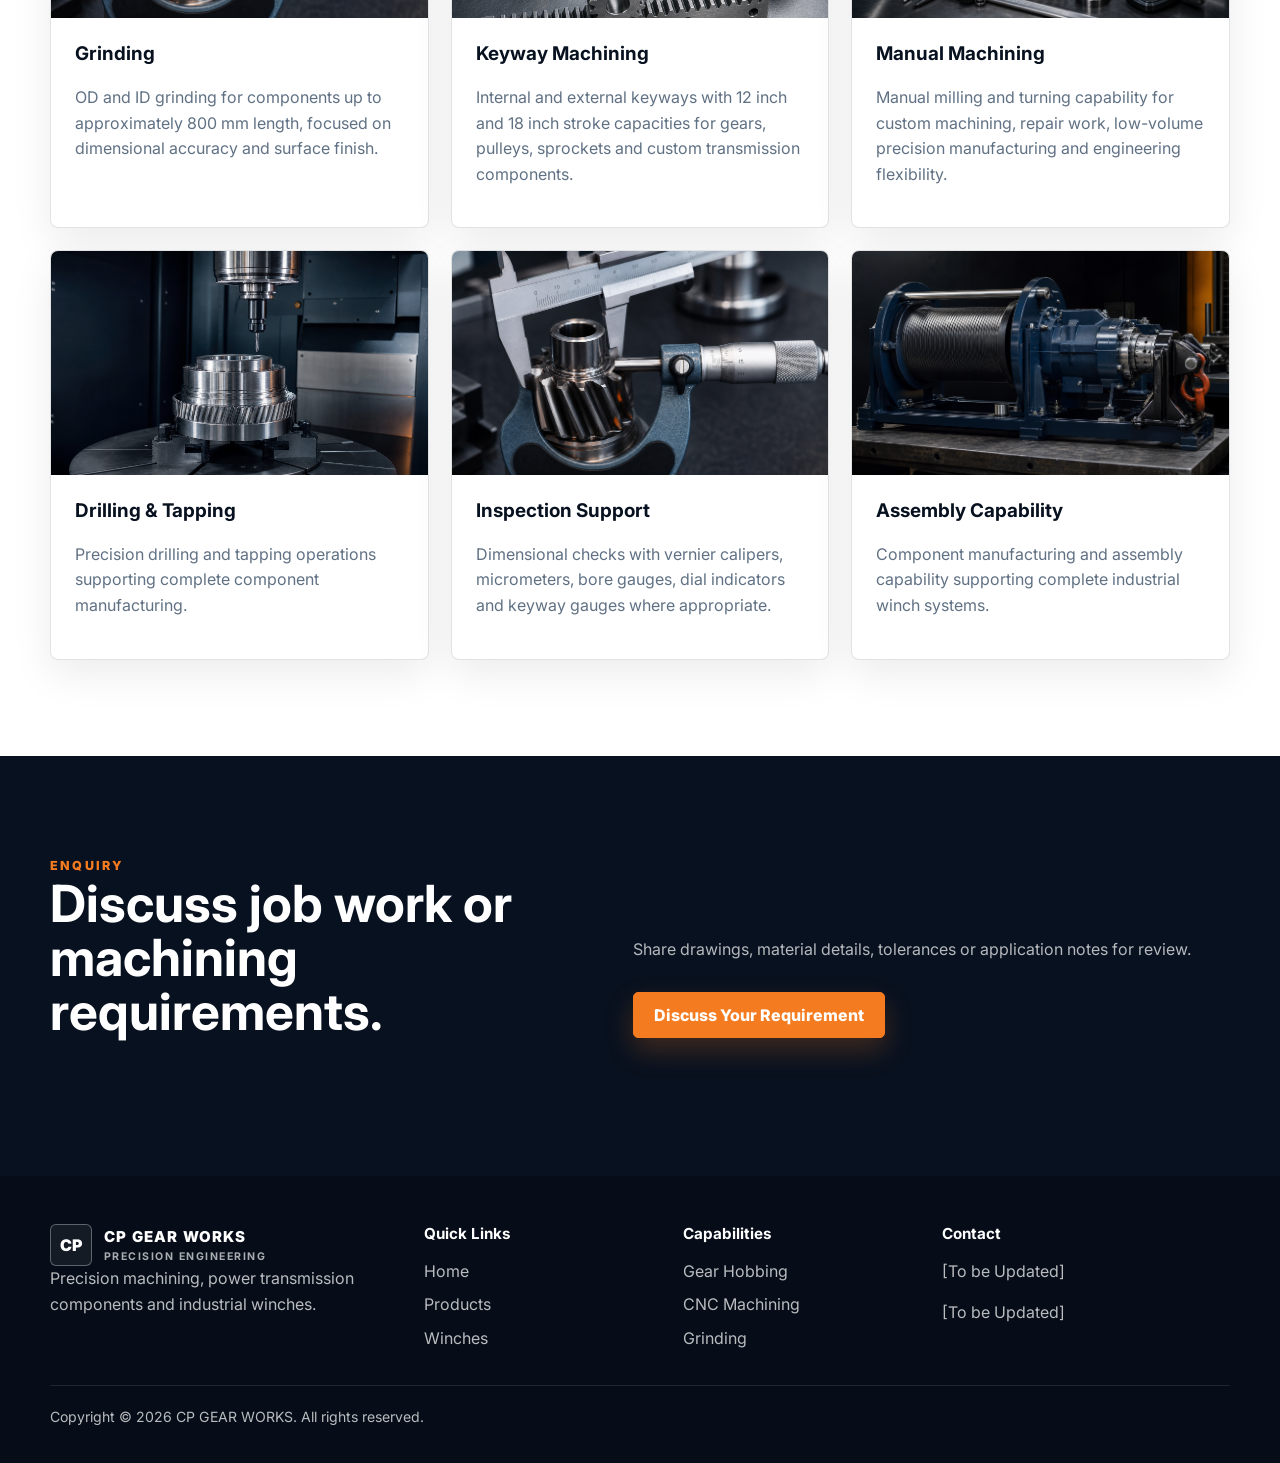
<file: job-work.html>
<!doctype html>
<html lang="en">
<head>
  <!-- Job Work page for CP GEAR WORKS manufacturing capabilities. -->
  <meta charset="utf-8">
  <meta name="viewport" content="width=device-width, initial-scale=1">
  <title>Precision Machining &amp; Job Work | CP GEAR WORKS</title>
  <meta name="description" content="CP GEAR WORKS provides precision gear hobbing, CNC machining, thread milling, grinding, keyway machining, manual machining, drilling and tapping capabilities.">
  <link rel="canonical" href="https://cpgearworks.in/job-work.html">
  <meta property="og:title" content="Precision Machining & Job Work | CP GEAR WORKS">
  <meta property="og:description" content="Capability-focused precision machining and industrial job work.">
  <meta property="og:url" content="https://cpgearworks.in/job-work.html">
  <meta property="og:type" content="website">
  <meta property="og:image" content="https://cpgearworks.in/assets/images/capabilities/cnc-machining.png">
  <meta name="twitter:card" content="summary_large_image">
  <link rel="preconnect" href="https://fonts.googleapis.com"><link rel="preconnect" href="https://fonts.gstatic.com" crossorigin><link href="https://fonts.googleapis.com/css2?family=Inter:wght@400;500;600;700;800;900&display=swap" rel="stylesheet">
  <link rel="stylesheet" href="assets/css/style.css"><link rel="stylesheet" href="assets/css/responsive.css"><link rel="stylesheet" href="assets/css/animations.css">
</head>
<body>
  <a class="skip-link" href="#main">Skip to content</a>
  <header class="site-header header-solid"><nav class="nav container" aria-label="Primary navigation"><a class="brand" href="index.html"><span class="brand-mark">CP</span><span><span class="brand-name">CP GEAR WORKS</span><span class="brand-line">Precision Engineering</span></span></a><button class="nav-toggle" type="button" aria-label="Toggle navigation" aria-expanded="false"><span></span><span></span><span></span></button><div class="nav-links"><a href="index.html">Home</a><a href="products.html">Products</a><a href="winches.html">Winches</a><a href="job-work.html" aria-current="page">Job Work</a><a href="gallery.html">Product Gallery</a><a href="contact.html">Contact</a></div></nav></header>
  <main id="main">
    <section class="page-hero page-hero-job"><div class="page-hero-content container"><span class="eyebrow">Job Work</span><h1>Precision Machining &amp; Manufacturing Capability</h1><p>Capabilities are grouped by engineering function, with machine references supporting the story rather than dominating it.</p></div></section>
    <section class="section">
      <div class="container">
        <div class="section-head" data-reveal><div><span class="eyebrow">Capabilities</span><h2>Industrial job work organized by manufacturing capability.</h2></div><p>No machine quantities are displayed. Each section explains what the capability supports.</p></div>
        <div class="grid grid-3">
          <article class="card" data-reveal><img class="card-image" src="assets/images/gallery/machining-capability.png" alt="Gear hobbing manufacturing capability" loading="lazy"><div class="card-body"><h3>Gear Hobbing</h3><p>Precision manufacturing of spur gears and helical gears for gearboxes, machinery, OEM components and custom engineering solutions.</p></div></article>
          <article class="card" data-reveal><img class="card-image" src="assets/images/capabilities/cnc-machining.png" alt="CNC machining capability" loading="lazy"><div class="card-body"><h3>CNC Machining</h3><p>Precision CNC machining for components up to approximately 700 mm in length, suitable for repeatability, accuracy and OEM production.</p></div></article>
          <article class="card" data-reveal><img class="card-image" src="assets/images/capabilities/cnc-machining.png" alt="Thread milling capability" loading="lazy"><div class="card-body"><h3>Thread Milling</h3><p>Capability to manufacture precision threaded components up to approximately 2 metres in length for standard and custom requirements.</p></div></article>
          <article class="card" data-reveal><img class="card-image" src="assets/images/inspection/inspection-measurement.png" alt="Grinding and measurement capability" loading="lazy"><div class="card-body"><h3>Grinding</h3><p>OD and ID grinding for components up to approximately 800 mm length, focused on dimensional accuracy and surface finish.</p></div></article>
          <article class="card" data-reveal><img class="card-image" src="assets/images/products/precision-components.png" alt="Keyway machined component" loading="lazy"><div class="card-body"><h3>Keyway Machining</h3><p>Internal and external keyways with 12 inch and 18 inch stroke capacities for gears, pulleys, sprockets and custom transmission components.</p></div></article>
          <article class="card" data-reveal><img class="card-image" src="assets/images/gallery/machining-capability.png" alt="Manual machining capability" loading="lazy"><div class="card-body"><h3>Manual Machining</h3><p>Manual milling and turning capability for custom machining, repair work, low-volume precision manufacturing and engineering flexibility.</p></div></article>
          <article class="card" data-reveal><img class="card-image" src="assets/images/capabilities/cnc-machining.png" alt="Drilling and tapping operations" loading="lazy"><div class="card-body"><h3>Drilling &amp; Tapping</h3><p>Precision drilling and tapping operations supporting complete component manufacturing.</p></div></article>
          <article class="card" data-reveal><img class="card-image" src="assets/images/inspection/inspection-measurement.png" alt="Precision inspection instruments" loading="lazy"><div class="card-body"><h3>Inspection Support</h3><p>Dimensional checks with vernier calipers, micrometers, bore gauges, dial indicators and keyway gauges where appropriate.</p></div></article>
          <article class="card" data-reveal><img class="card-image" src="assets/images/winches/winch-final-inspection.png" alt="Industrial assembly capability" loading="lazy"><div class="card-body"><h3>Assembly Capability</h3><p>Component manufacturing and assembly capability supporting complete industrial winch systems.</p></div></article>
        </div>
      </div>
    </section>
    <section class="section section-dark"><div class="container section-head" data-reveal><div><span class="eyebrow">Enquiry</span><h2>Discuss job work or machining requirements.</h2></div><div><p>Share drawings, material details, tolerances or application notes for review.</p><div class="button-row"><a class="button button-primary" href="contact.html">Discuss Your Requirement</a></div></div></div></section>
  </main>
  <footer class="footer"><div class="container footer-grid"><div><a class="brand" href="index.html"><span class="brand-mark">CP</span><span><span class="brand-name">CP GEAR WORKS</span><span class="brand-line">Precision Engineering</span></span></a><p>Precision machining, power transmission components and industrial winches.</p></div><div><h3>Quick Links</h3><div class="footer-links"><a href="index.html">Home</a><a href="products.html">Products</a><a href="winches.html">Winches</a></div></div><div><h3>Capabilities</h3><div class="footer-links"><span>Gear Hobbing</span><span>CNC Machining</span><span>Grinding</span></div></div><div><h3>Contact</h3><p data-config="phone">[To be Updated]</p><p data-config="email">[To be Updated]</p></div></div><div class="container footer-bottom">Copyright &copy; 2026 CP GEAR WORKS. All rights reserved.</div></footer>
  <a class="whatsapp" data-whatsapp-link href="contact.html" aria-label="Contact CP GEAR WORKS on WhatsApp">WA</a>
  <script src="assets/js/config.js"></script><script src="assets/js/main.js"></script><script src="assets/js/navigation.js"></script><script src="assets/js/animations.js"></script>
</body>
</html>
</file>
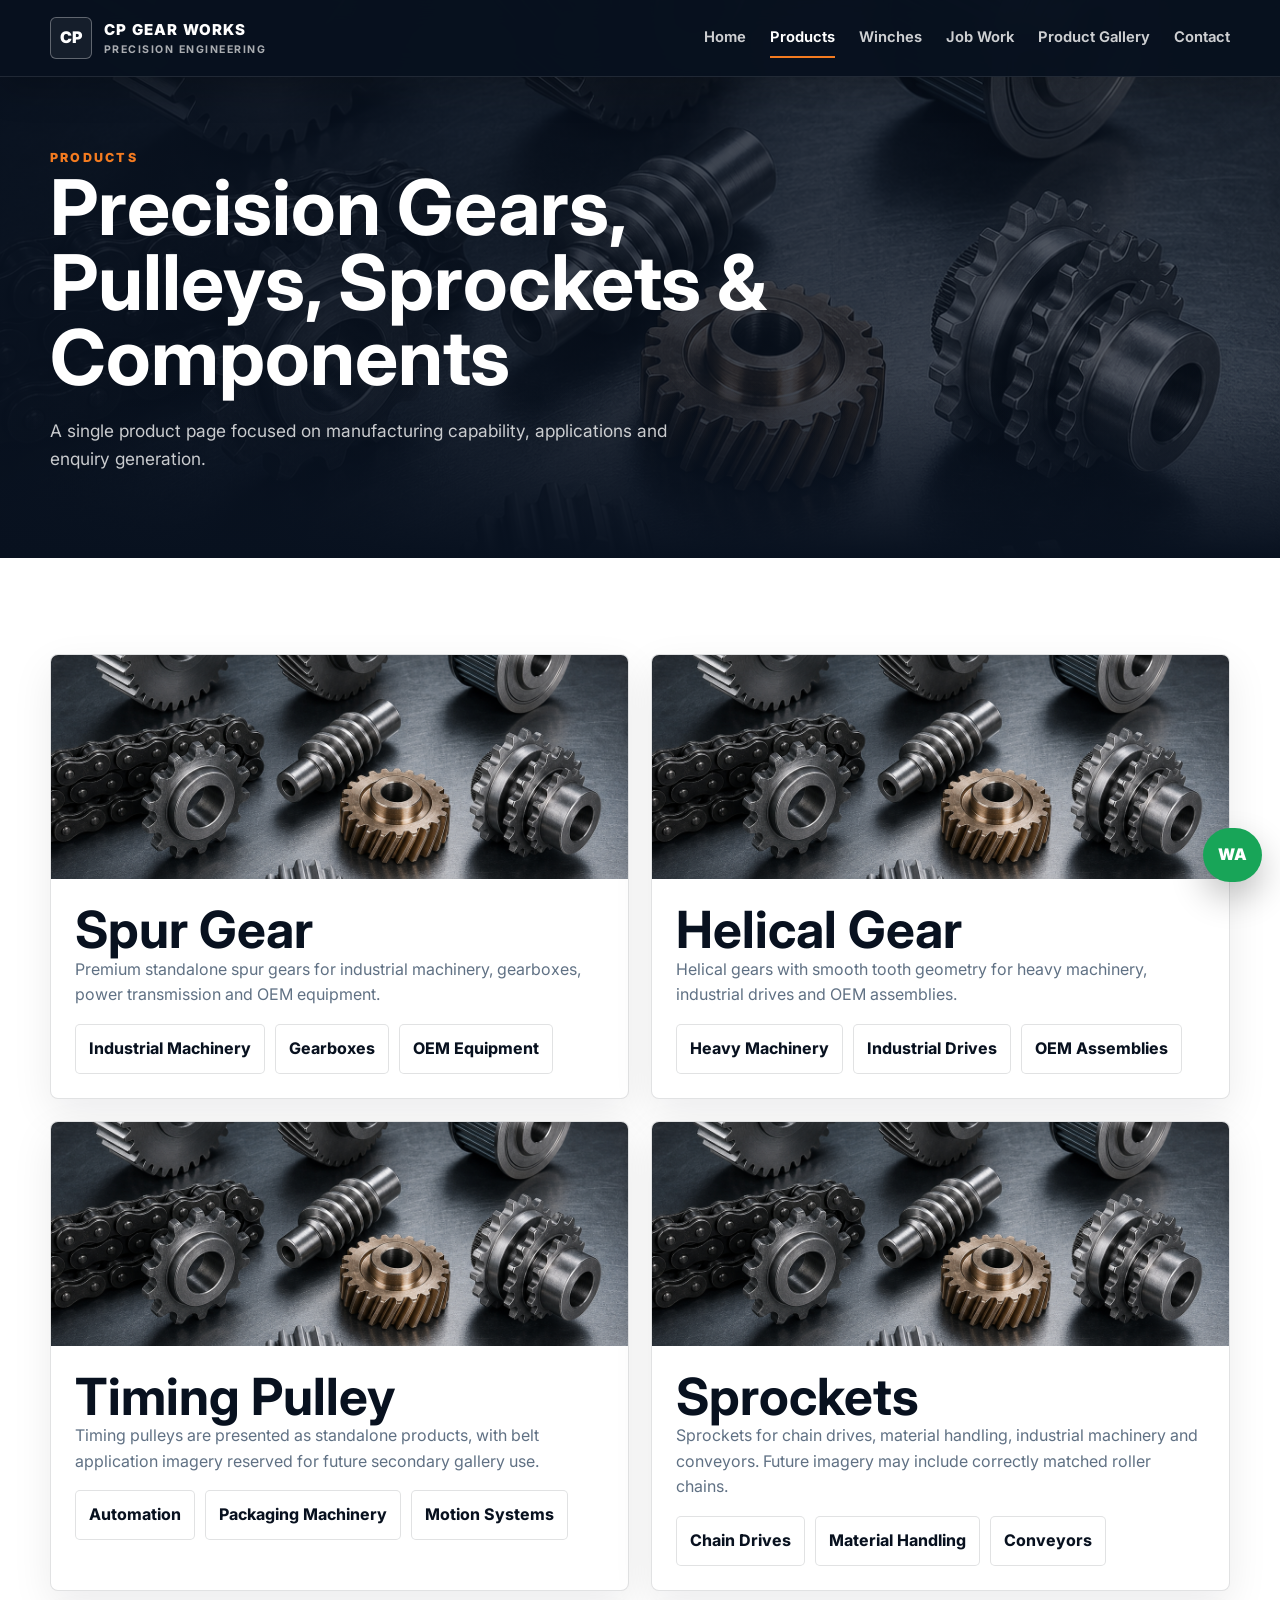
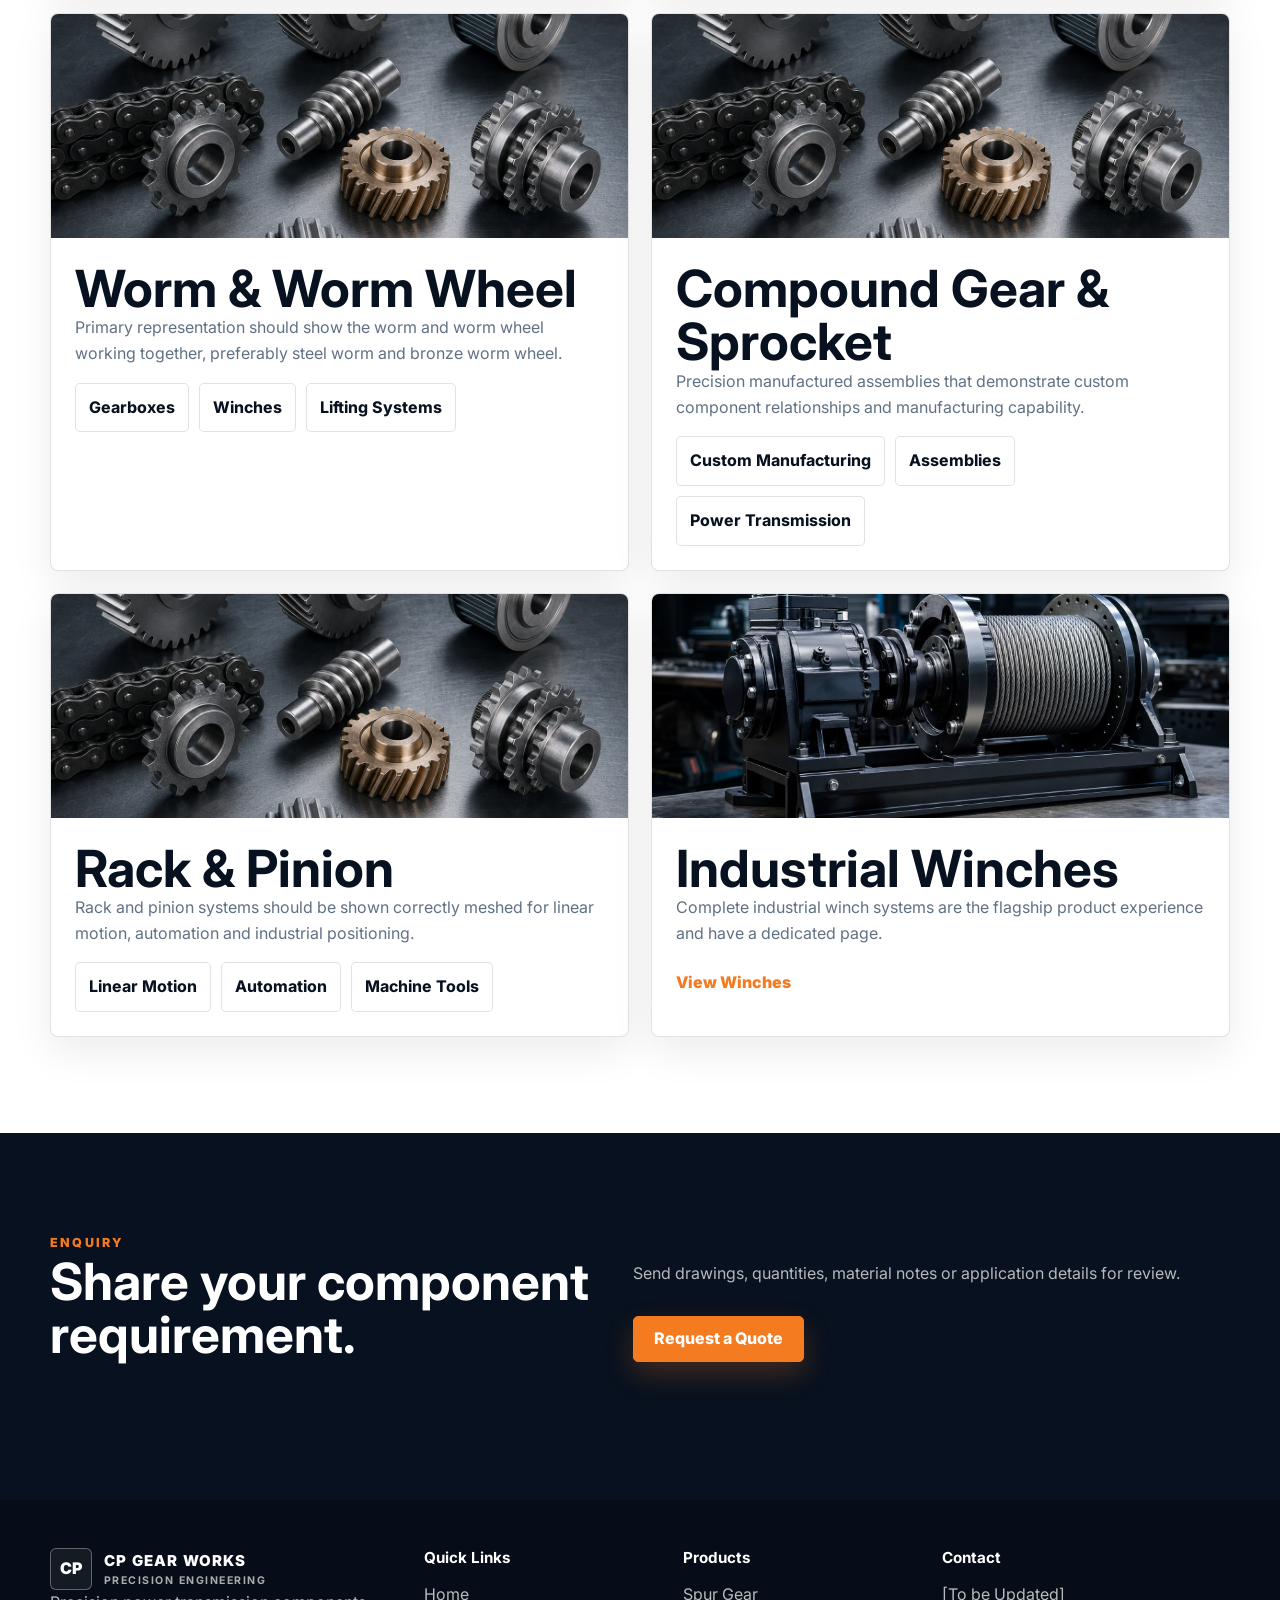
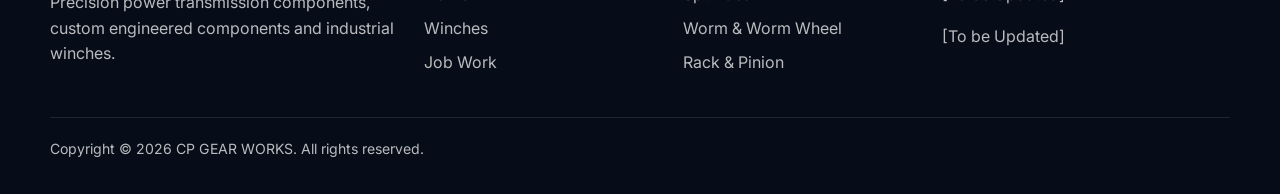
<file: products.html>
<!doctype html>
<html lang="en">
<head>
  <!-- Products page for CP GEAR WORKS precision components. -->
  <meta charset="utf-8">
  <meta name="viewport" content="width=device-width, initial-scale=1">
  <title>Products | Precision Gears, Pulleys, Sprockets &amp; Components</title>
  <meta name="description" content="Explore CP GEAR WORKS precision products including spur gears, helical gears, timing pulleys, sprockets, worm wheels and rack and pinion systems.">
  <link rel="canonical" href="https://cpgearworks.in/products.html">
  <meta property="og:title" content="Products | Precision Gears, Pulleys, Sprockets & Components">
  <meta property="og:description" content="Precision power transmission components manufactured for industrial applications.">
  <meta property="og:url" content="https://cpgearworks.in/products.html">
  <meta property="og:type" content="website">
  <meta property="og:image" content="https://cpgearworks.in/assets/images/products/precision-components.png">
  <meta name="twitter:card" content="summary_large_image">
  <link rel="preconnect" href="https://fonts.googleapis.com">
  <link rel="preconnect" href="https://fonts.gstatic.com" crossorigin>
  <link href="https://fonts.googleapis.com/css2?family=Inter:wght@400;500;600;700;800;900&display=swap" rel="stylesheet">
  <link rel="stylesheet" href="assets/css/style.css">
  <link rel="stylesheet" href="assets/css/responsive.css">
  <link rel="stylesheet" href="assets/css/animations.css">
</head>
<body>
  <a class="skip-link" href="#main">Skip to content</a>
  <header class="site-header header-solid"><nav class="nav container" aria-label="Primary navigation"><a class="brand" href="index.html"><span class="brand-mark">CP</span><span><span class="brand-name">CP GEAR WORKS</span><span class="brand-line">Precision Engineering</span></span></a><button class="nav-toggle" type="button" aria-label="Toggle navigation" aria-expanded="false"><span></span><span></span><span></span></button><div class="nav-links"><a href="index.html">Home</a><a href="products.html" aria-current="page">Products</a><a href="winches.html">Winches</a><a href="job-work.html">Job Work</a><a href="gallery.html">Product Gallery</a><a href="contact.html">Contact</a></div></nav></header>
  <main id="main">
    <section class="page-hero page-hero-products"><div class="page-hero-content container"><span class="eyebrow">Products</span><h1>Precision Gears, Pulleys, Sprockets &amp; Components</h1><p>A single product page focused on manufacturing capability, applications and enquiry generation.</p></div></section>
    <section class="section">
      <div class="container grid grid-2">
        <article class="card" id="spur-gear" data-reveal><img class="card-image" src="assets/images/products/precision-components.png" alt="Standalone precision spur gear" loading="lazy"><div class="card-body"><h2>Spur Gear</h2><p>Premium standalone spur gears for industrial machinery, gearboxes, power transmission and OEM equipment.</p><div class="tag-list"><span>Industrial Machinery</span><span>Gearboxes</span><span>OEM Equipment</span></div></div></article>
        <article class="card" id="helical-gear" data-reveal><img class="card-image" src="assets/images/products/precision-components.png" alt="Precision helical gear" loading="lazy"><div class="card-body"><h2>Helical Gear</h2><p>Helical gears with smooth tooth geometry for heavy machinery, industrial drives and OEM assemblies.</p><div class="tag-list"><span>Heavy Machinery</span><span>Industrial Drives</span><span>OEM Assemblies</span></div></div></article>
        <article class="card" id="timing-pulley" data-reveal><img class="card-image" src="assets/images/products/precision-components.png" alt="Standalone timing pulley" loading="lazy"><div class="card-body"><h2>Timing Pulley</h2><p>Timing pulleys are presented as standalone products, with belt application imagery reserved for future secondary gallery use.</p><div class="tag-list"><span>Automation</span><span>Packaging Machinery</span><span>Motion Systems</span></div></div></article>
        <article class="card" id="sprockets" data-reveal><img class="card-image" src="assets/images/products/precision-components.png" alt="Standalone industrial sprocket" loading="lazy"><div class="card-body"><h2>Sprockets</h2><p>Sprockets for chain drives, material handling, industrial machinery and conveyors. Future imagery may include correctly matched roller chains.</p><div class="tag-list"><span>Chain Drives</span><span>Material Handling</span><span>Conveyors</span></div></div></article>
        <article class="card" id="worm-wheel" data-reveal><img class="card-image" src="assets/images/products/precision-components.png" alt="Worm and worm wheel product representation" loading="lazy"><div class="card-body"><h2>Worm &amp; Worm Wheel</h2><p>Primary representation should show the worm and worm wheel working together, preferably steel worm and bronze worm wheel.</p><div class="tag-list"><span>Gearboxes</span><span>Winches</span><span>Lifting Systems</span></div></div></article>
        <article class="card" id="compound-gear-sprocket" data-reveal><img class="card-image" src="assets/images/products/precision-components.png" alt="Compound gear and sprocket assembly" loading="lazy"><div class="card-body"><h2>Compound Gear &amp; Sprocket</h2><p>Precision manufactured assemblies that demonstrate custom component relationships and manufacturing capability.</p><div class="tag-list"><span>Custom Manufacturing</span><span>Assemblies</span><span>Power Transmission</span></div></div></article>
        <article class="card" id="rack-pinion" data-reveal><img class="card-image" src="assets/images/products/precision-components.png" alt="Rack and pinion product representation" loading="lazy"><div class="card-body"><h2>Rack &amp; Pinion</h2><p>Rack and pinion systems should be shown correctly meshed for linear motion, automation and industrial positioning.</p><div class="tag-list"><span>Linear Motion</span><span>Automation</span><span>Machine Tools</span></div></div></article>
        <article class="card" data-reveal><img class="card-image" src="assets/images/winches/industrial-winch.png" alt="Complete industrial winch" loading="lazy"><div class="card-body"><h2>Industrial Winches</h2><p>Complete industrial winch systems are the flagship product experience and have a dedicated page.</p><a class="text-link" href="winches.html">View Winches</a></div></article>
      </div>
    </section>
    <section class="section section-dark"><div class="container section-head" data-reveal><div><span class="eyebrow">Enquiry</span><h2>Share your component requirement.</h2></div><div><p>Send drawings, quantities, material notes or application details for review.</p><div class="button-row"><a class="button button-primary" href="contact.html">Request a Quote</a></div></div></div></section>
  </main>
  <footer class="footer"><div class="container footer-grid"><div><a class="brand" href="index.html"><span class="brand-mark">CP</span><span><span class="brand-name">CP GEAR WORKS</span><span class="brand-line">Precision Engineering</span></span></a><p>Precision power transmission components, custom engineered components and industrial winches.</p></div><div><h3>Quick Links</h3><div class="footer-links"><a href="index.html">Home</a><a href="winches.html">Winches</a><a href="job-work.html">Job Work</a></div></div><div><h3>Products</h3><div class="footer-links"><a href="#spur-gear">Spur Gear</a><a href="#worm-wheel">Worm &amp; Worm Wheel</a><a href="#rack-pinion">Rack &amp; Pinion</a></div></div><div><h3>Contact</h3><p data-config="phone">[To be Updated]</p><p data-config="email">[To be Updated]</p></div></div><div class="container footer-bottom">Copyright &copy; 2026 CP GEAR WORKS. All rights reserved.</div></footer>
  <a class="whatsapp" data-whatsapp-link href="contact.html" aria-label="Contact CP GEAR WORKS on WhatsApp">WA</a>
  <script src="assets/js/config.js"></script><script src="assets/js/main.js"></script><script src="assets/js/navigation.js"></script><script src="assets/js/animations.js"></script>
</body>
</html>
</file>
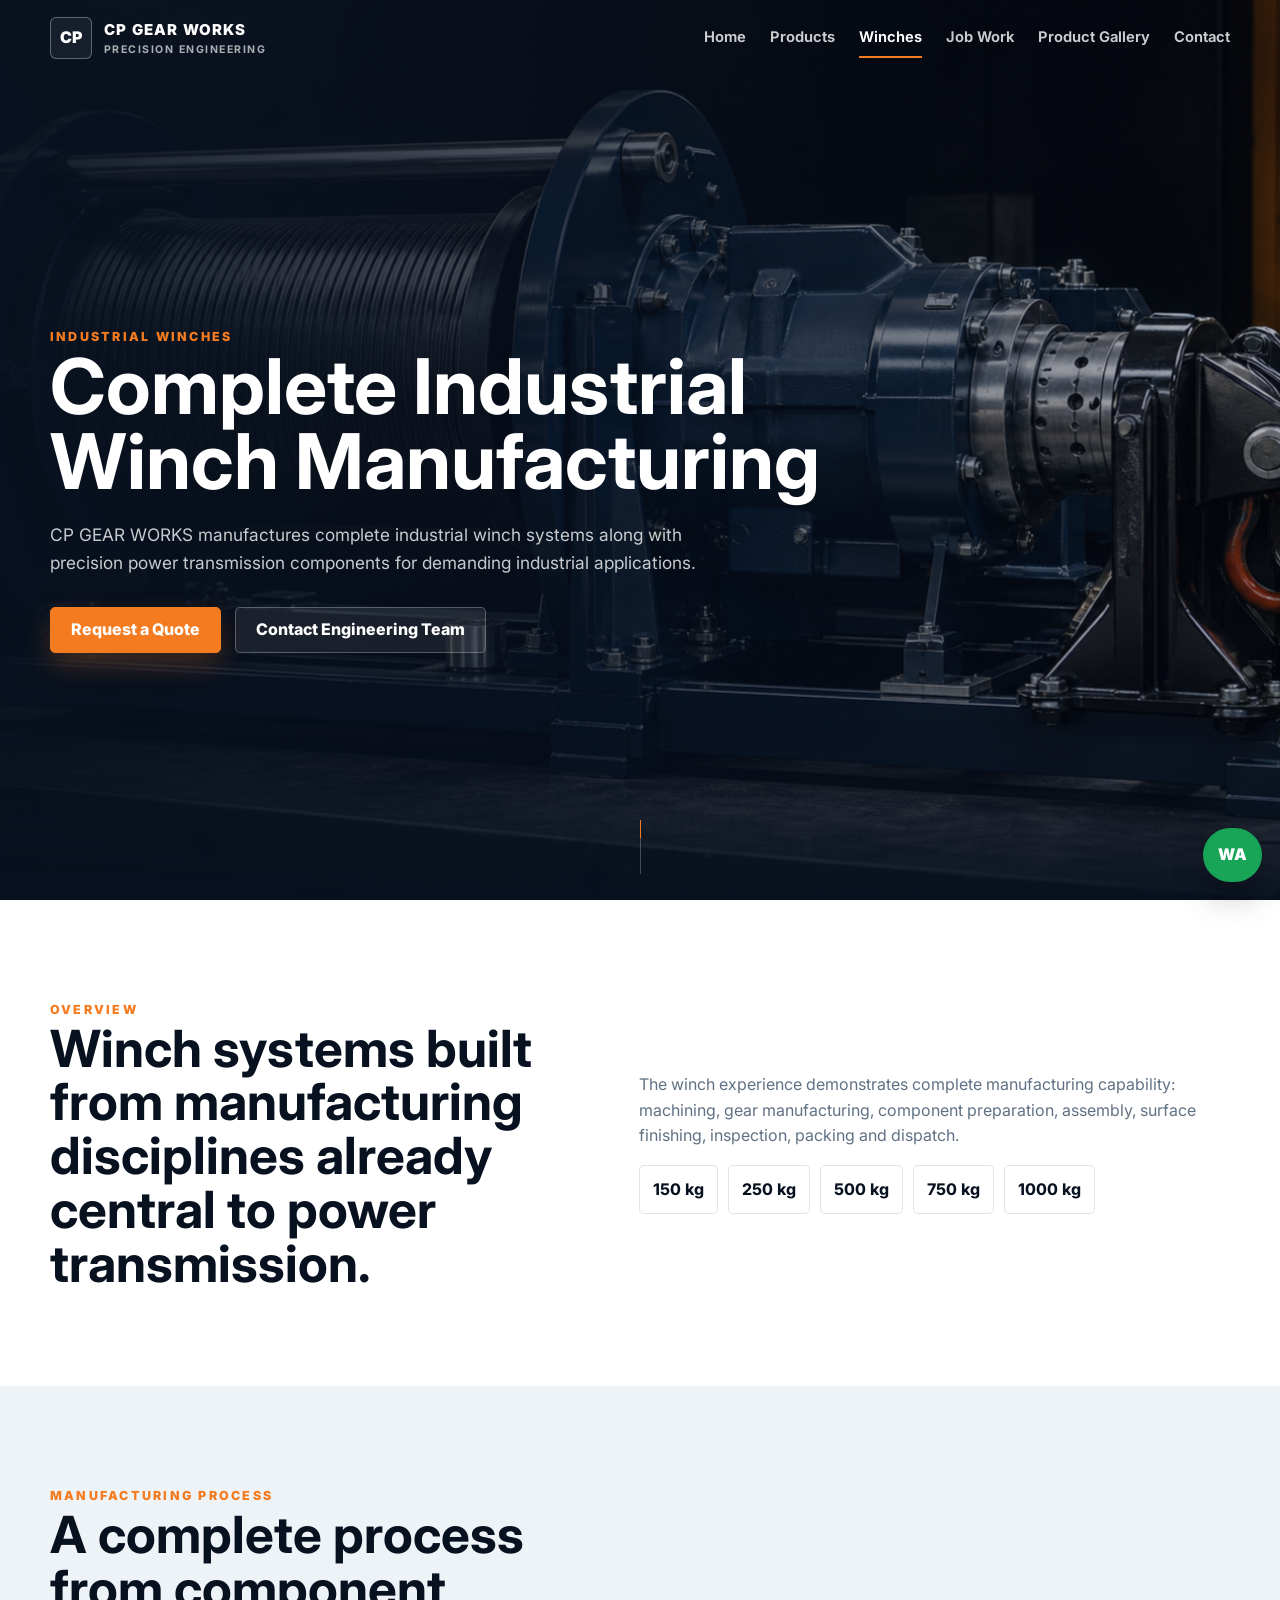
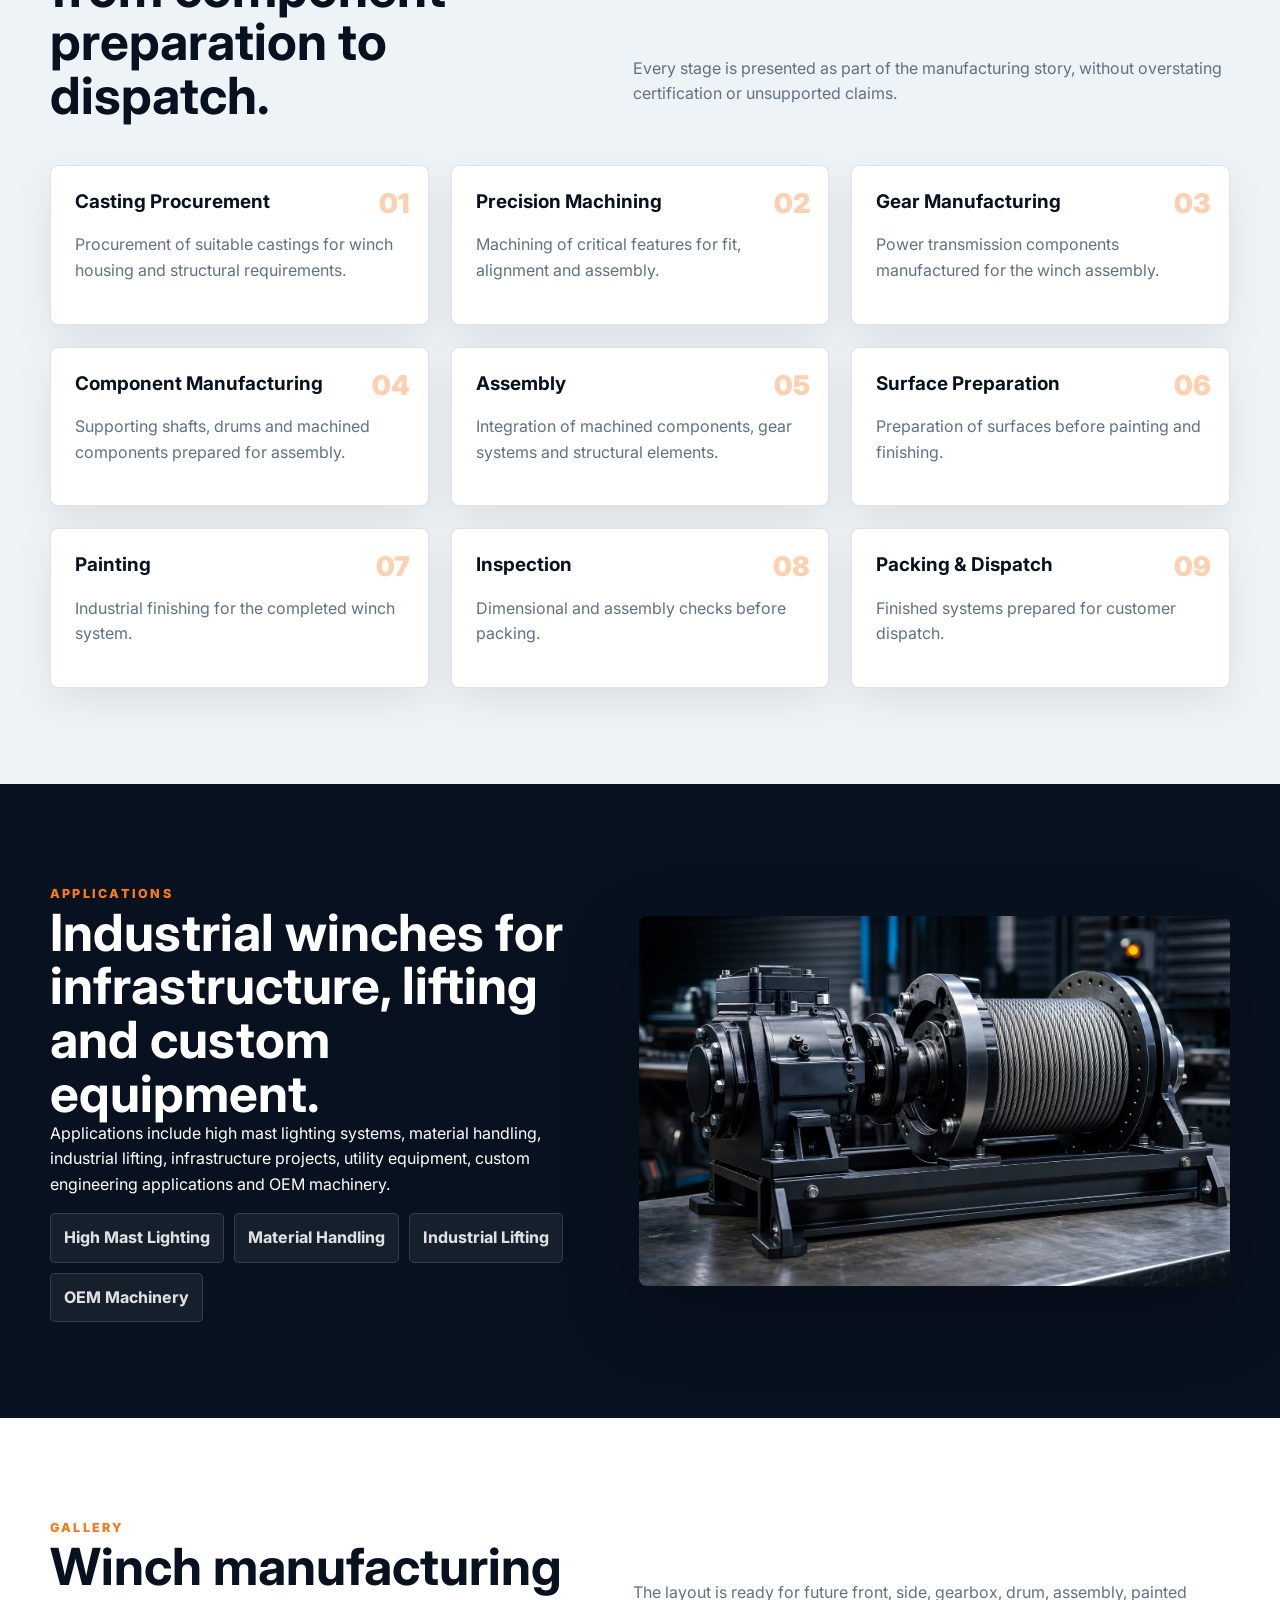
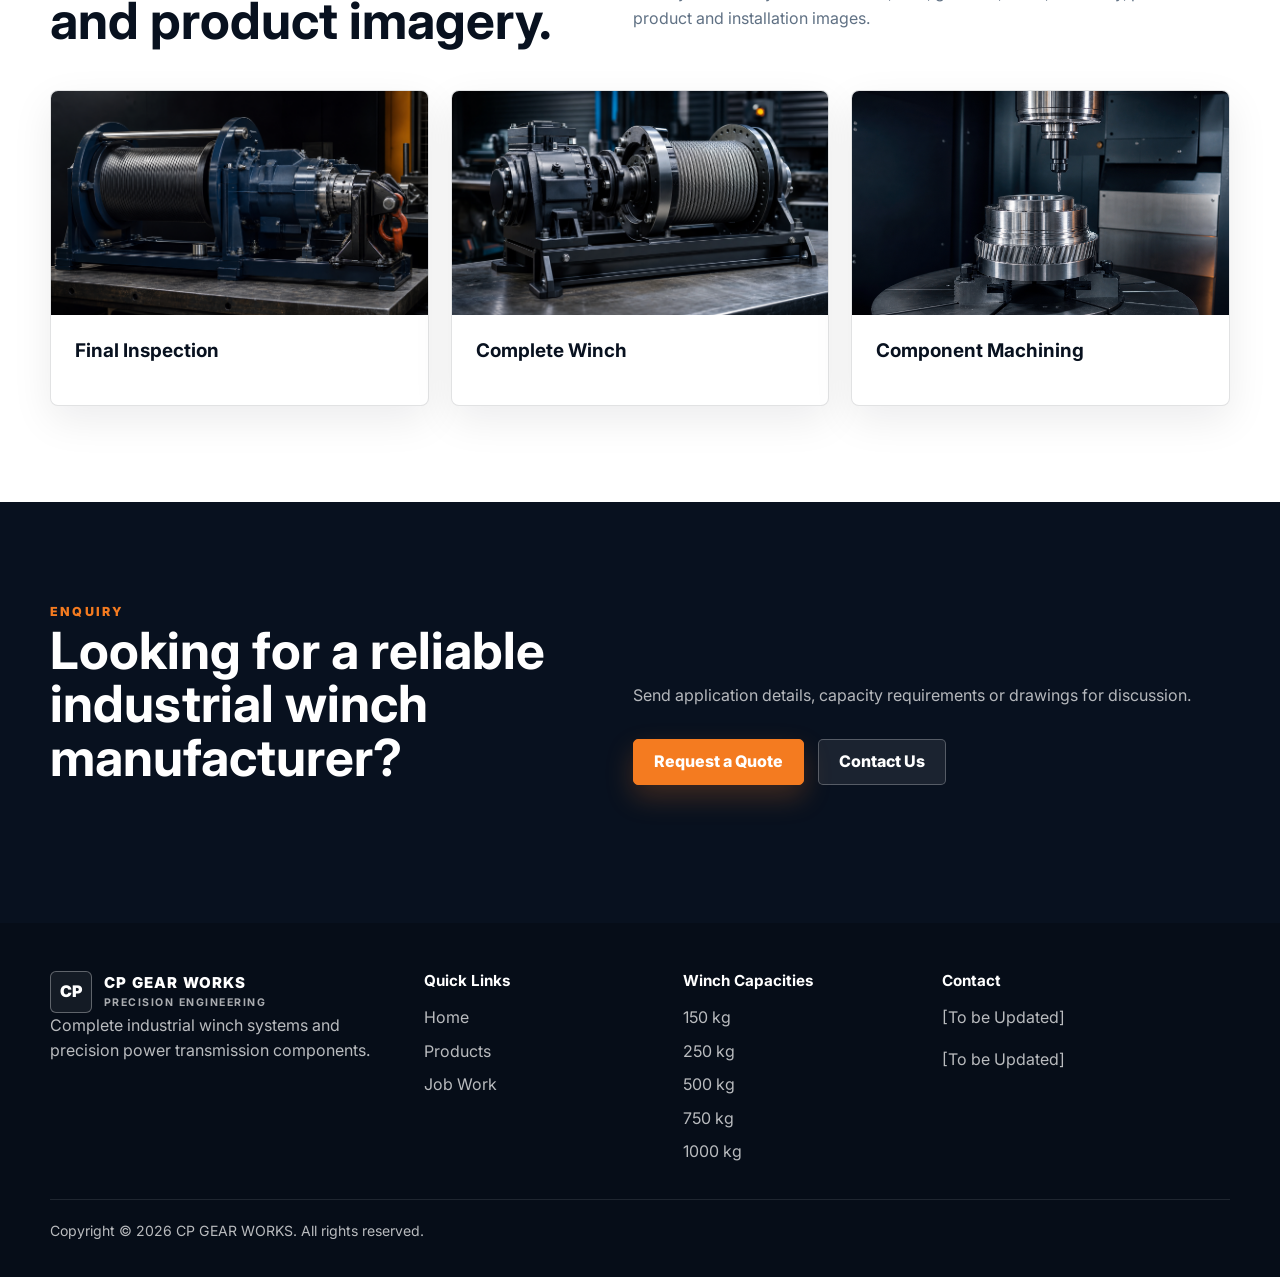
<file: winches.html>
<!doctype html>
<html lang="en">
<head>
  <!-- Flagship industrial winches page for CP GEAR WORKS. -->
  <meta charset="utf-8">
  <meta name="viewport" content="width=device-width, initial-scale=1">
  <title>Industrial Winches | Complete Manufacturing Solutions</title>
  <meta name="description" content="CP GEAR WORKS manufactures complete industrial winch systems along with precision power transmission components for industrial applications.">
  <link rel="canonical" href="https://cpgearworks.in/winches.html">
  <meta property="og:title" content="Industrial Winches | Complete Manufacturing Solutions">
  <meta property="og:description" content="Complete industrial winch systems with precision manufacturing, assembly and inspection.">
  <meta property="og:url" content="https://cpgearworks.in/winches.html">
  <meta property="og:type" content="website">
  <meta property="og:image" content="https://cpgearworks.in/assets/images/winches/winch-final-inspection.png">
  <meta name="twitter:card" content="summary_large_image">
  <link rel="preconnect" href="https://fonts.googleapis.com"><link rel="preconnect" href="https://fonts.gstatic.com" crossorigin><link href="https://fonts.googleapis.com/css2?family=Inter:wght@400;500;600;700;800;900&display=swap" rel="stylesheet">
  <link rel="stylesheet" href="assets/css/style.css"><link rel="stylesheet" href="assets/css/responsive.css"><link rel="stylesheet" href="assets/css/animations.css">
</head>
<body>
  <a class="skip-link" href="#main">Skip to content</a>
  <header class="site-header"><nav class="nav container" aria-label="Primary navigation"><a class="brand" href="index.html"><span class="brand-mark">CP</span><span><span class="brand-name">CP GEAR WORKS</span><span class="brand-line">Precision Engineering</span></span></a><button class="nav-toggle" type="button" aria-label="Toggle navigation" aria-expanded="false"><span></span><span></span><span></span></button><div class="nav-links"><a href="index.html">Home</a><a href="products.html">Products</a><a href="winches.html" aria-current="page">Winches</a><a href="job-work.html">Job Work</a><a href="gallery.html">Product Gallery</a><a href="contact.html">Contact</a></div></nav></header>
  <main id="main">
    <section class="hero"><div class="hero-slider" data-hero-slider aria-hidden="true"><div class="hero-slide is-active" style="--slide-image: url('../images/winches/winch-final-inspection.png')"></div><div class="hero-slide" style="--slide-image: url('../images/winches/industrial-winch.png')"></div><div class="hero-slide" style="--slide-image: url('../images/capabilities/cnc-machining.png')"></div></div><div class="hero-content container"><span class="eyebrow">Industrial Winches</span><h1>Complete Industrial Winch Manufacturing</h1><p>CP GEAR WORKS manufactures complete industrial winch systems along with precision power transmission components for demanding industrial applications.</p><div class="hero-actions"><a class="button button-primary" href="contact.html">Request a Quote</a><a class="button button-secondary" href="contact.html">Contact Engineering Team</a></div></div><span class="scroll-indicator" aria-hidden="true"></span></section>
    <section class="section"><div class="container split" data-reveal><div><span class="eyebrow">Overview</span><h2>Winch systems built from manufacturing disciplines already central to power transmission.</h2></div><div><p>The winch experience demonstrates complete manufacturing capability: machining, gear manufacturing, component preparation, assembly, surface finishing, inspection, packing and dispatch.</p><div class="capacity-list"><span>150 kg</span><span>250 kg</span><span>500 kg</span><span>750 kg</span><span>1000 kg</span></div></div></div></section>
    <section class="section section-steel"><div class="container"><div class="section-head" data-reveal><div><span class="eyebrow">Manufacturing Process</span><h2>A complete process from component preparation to dispatch.</h2></div><p>Every stage is presented as part of the manufacturing story, without overstating certification or unsupported claims.</p></div><div class="grid grid-3 timeline"><article class="card" data-reveal><div class="card-body"><h3>Casting Procurement</h3><p>Procurement of suitable castings for winch housing and structural requirements.</p></div></article><article class="card" data-reveal><div class="card-body"><h3>Precision Machining</h3><p>Machining of critical features for fit, alignment and assembly.</p></div></article><article class="card" data-reveal><div class="card-body"><h3>Gear Manufacturing</h3><p>Power transmission components manufactured for the winch assembly.</p></div></article><article class="card" data-reveal><div class="card-body"><h3>Component Manufacturing</h3><p>Supporting shafts, drums and machined components prepared for assembly.</p></div></article><article class="card" data-reveal><div class="card-body"><h3>Assembly</h3><p>Integration of machined components, gear systems and structural elements.</p></div></article><article class="card" data-reveal><div class="card-body"><h3>Surface Preparation</h3><p>Preparation of surfaces before painting and finishing.</p></div></article><article class="card" data-reveal><div class="card-body"><h3>Painting</h3><p>Industrial finishing for the completed winch system.</p></div></article><article class="card" data-reveal><div class="card-body"><h3>Inspection</h3><p>Dimensional and assembly checks before packing.</p></div></article><article class="card" data-reveal><div class="card-body"><h3>Packing &amp; Dispatch</h3><p>Finished systems prepared for customer dispatch.</p></div></article></div></div></section>
    <section class="section section-dark"><div class="container feature-band" data-reveal><div><span class="eyebrow">Applications</span><h2>Industrial winches for infrastructure, lifting and custom equipment.</h2><p>Applications include high mast lighting systems, material handling, industrial lifting, infrastructure projects, utility equipment, custom engineering applications and OEM machinery.</p><div class="tag-list"><span>High Mast Lighting</span><span>Material Handling</span><span>Industrial Lifting</span><span>OEM Machinery</span></div></div><div class="media-panel"><img src="assets/images/winches/industrial-winch.png" alt="Industrial winch product view" loading="lazy"></div></div></section>
    <section class="section"><div class="container"><div class="section-head" data-reveal><div><span class="eyebrow">Gallery</span><h2>Winch manufacturing and product imagery.</h2></div><p>The layout is ready for future front, side, gearbox, drum, assembly, painted product and installation images.</p></div><div class="grid grid-3"><article class="card" data-reveal><img class="card-image" src="assets/images/winches/winch-final-inspection.png" alt="Winch final inspection" loading="lazy"><div class="card-body"><h3>Final Inspection</h3></div></article><article class="card" data-reveal><img class="card-image" src="assets/images/winches/industrial-winch.png" alt="Complete industrial winch" loading="lazy"><div class="card-body"><h3>Complete Winch</h3></div></article><article class="card" data-reveal><img class="card-image" src="assets/images/capabilities/cnc-machining.png" alt="Precision machining for winch components" loading="lazy"><div class="card-body"><h3>Component Machining</h3></div></article></div></div></section>
    <section class="section section-dark"><div class="container section-head" data-reveal><div><span class="eyebrow">Enquiry</span><h2>Looking for a reliable industrial winch manufacturer?</h2></div><div><p>Send application details, capacity requirements or drawings for discussion.</p><div class="button-row"><a class="button button-primary" href="contact.html">Request a Quote</a><a class="button button-secondary" href="contact.html">Contact Us</a></div></div></div></section>
  </main>
  <footer class="footer"><div class="container footer-grid"><div><a class="brand" href="index.html"><span class="brand-mark">CP</span><span><span class="brand-name">CP GEAR WORKS</span><span class="brand-line">Precision Engineering</span></span></a><p>Complete industrial winch systems and precision power transmission components.</p></div><div><h3>Quick Links</h3><div class="footer-links"><a href="index.html">Home</a><a href="products.html">Products</a><a href="job-work.html">Job Work</a></div></div><div><h3>Winch Capacities</h3><div class="footer-links"><span>150 kg</span><span>250 kg</span><span>500 kg</span><span>750 kg</span><span>1000 kg</span></div></div><div><h3>Contact</h3><p data-config="phone">[To be Updated]</p><p data-config="email">[To be Updated]</p></div></div><div class="container footer-bottom">Copyright &copy; 2026 CP GEAR WORKS. All rights reserved.</div></footer>
  <a class="whatsapp" data-whatsapp-link href="contact.html" aria-label="Contact CP GEAR WORKS on WhatsApp">WA</a>
  <script src="assets/js/config.js"></script><script src="assets/js/main.js"></script><script src="assets/js/navigation.js"></script><script src="assets/js/animations.js"></script>
</body>
</html>
</file>
<file: assets/css/style.css>
/* Core visual system for the CP GEAR WORKS static website. */
:root {
  --color-ink: #08111f;
  --color-navy: #0d1c32;
  --color-navy-soft: #142842;
  --color-steel: #607184;
  --color-mist: #eef3f7;
  --color-panel: #f8fafc;
  --color-line: rgba(8, 17, 31, 0.12);
  --color-line-dark: rgba(255, 255, 255, 0.14);
  --color-orange: #f47b20;
  --color-green: #15824b;
  --color-amber: #a66a00;
  --color-red: #b42318;
  --color-white: #ffffff;
  --font-body: "Inter", Arial, Helvetica, sans-serif;
  --radius: 8px;
  --shadow-soft: 0 14px 40px rgba(8, 17, 31, 0.08);
  --shadow-strong: 0 26px 80px rgba(0, 0, 0, 0.24);
  --max: 1180px;
  --space-section: 96px;
  --transition: 190ms ease;
}

* {
  box-sizing: border-box;
}

html {
  scroll-behavior: smooth;
}

body {
  margin: 0;
  font-family: var(--font-body);
  color: var(--color-ink);
  background: var(--color-white);
  line-height: 1.6;
  text-rendering: optimizeLegibility;
}

img {
  display: block;
  max-width: 100%;
}

a {
  color: inherit;
  text-decoration: none;
}

button,
input,
select,
textarea {
  font: inherit;
}

:focus-visible {
  outline: 3px solid rgba(244, 123, 32, 0.72);
  outline-offset: 3px;
}

.skip-link {
  position: absolute;
  left: 16px;
  top: -56px;
  z-index: 1000;
  background: var(--color-orange);
  color: var(--color-white);
  padding: 10px 14px;
  border-radius: 4px;
}

.skip-link:focus {
  top: 16px;
}

.container {
  width: min(100% - 32px, var(--max));
  margin: 0 auto;
}

.site-header {
  position: fixed;
  inset: 0 0 auto;
  z-index: 100;
  border-bottom: 1px solid transparent;
  transition: background var(--transition), border-color var(--transition), box-shadow var(--transition);
}

.site-header.is-scrolled,
.site-header.header-solid {
  background: rgba(8, 17, 31, 0.96);
  border-color: rgba(255, 255, 255, 0.1);
  box-shadow: 0 12px 35px rgba(0, 0, 0, 0.2);
  backdrop-filter: blur(14px);
}

.nav {
  min-height: 76px;
  display: flex;
  align-items: center;
  justify-content: space-between;
  gap: 24px;
}

.brand {
  display: inline-grid;
  grid-template-columns: 42px auto;
  gap: 12px;
  align-items: center;
  color: var(--color-white);
}

.brand-mark {
  width: 42px;
  height: 42px;
  display: grid;
  place-items: center;
  border: 1px solid rgba(255, 255, 255, 0.32);
  border-radius: 6px;
  background: rgba(255, 255, 255, 0.06);
  font-weight: 900;
  letter-spacing: 0;
}

.brand-name {
  display: block;
  font-size: 0.94rem;
  font-weight: 850;
  letter-spacing: 0.08em;
}

.brand-line {
  display: block;
  color: rgba(255, 255, 255, 0.66);
  font-size: 0.66rem;
  font-weight: 700;
  letter-spacing: 0.14em;
  text-transform: uppercase;
}

.nav-links {
  display: flex;
  align-items: center;
  gap: 24px;
  color: rgba(255, 255, 255, 0.8);
  font-size: 0.92rem;
  font-weight: 650;
}

.nav-links a {
  position: relative;
  padding: 8px 0;
}

.nav-links a:hover,
.nav-links a[aria-current="page"] {
  color: var(--color-white);
}

.nav-links a[aria-current="page"]::after {
  content: "";
  position: absolute;
  left: 0;
  right: 0;
  bottom: 0;
  height: 2px;
  background: var(--color-orange);
}

.nav-toggle {
  display: none;
  width: 44px;
  height: 44px;
  border: 1px solid rgba(255, 255, 255, 0.24);
  border-radius: 4px;
  background: rgba(255, 255, 255, 0.06);
  color: var(--color-white);
  cursor: pointer;
}

.nav-toggle span {
  display: block;
  width: 18px;
  height: 2px;
  margin: 4px auto;
  background: currentColor;
}

.hero,
.page-hero {
  position: relative;
  display: grid;
  align-items: center;
  overflow: hidden;
  color: var(--color-white);
  background: var(--color-ink);
}

.hero {
  min-height: 100vh;
}

.page-hero {
  min-height: 62vh;
}

.hero-slider,
.page-hero::before {
  position: absolute;
  inset: 0;
}

.hero-slide {
  position: absolute;
  inset: 0;
  opacity: 0;
  background-image: linear-gradient(90deg, rgba(8, 17, 31, 0.97), rgba(8, 17, 31, 0.72) 44%, rgba(8, 17, 31, 0.26)), var(--slide-image);
  background-position: center;
  background-size: cover;
  transform: scale(1);
  transition: opacity 900ms ease;
}

.hero-slide.is-active {
  opacity: 1;
  animation: hero-zoom 9s ease-in-out forwards;
}

.page-hero::before {
  content: "";
  background-image: linear-gradient(90deg, rgba(8, 17, 31, 0.95), rgba(8, 17, 31, 0.62)), var(--hero-image);
  background-position: center;
  background-size: cover;
}

.hero::after,
.page-hero::after {
  content: "";
  position: absolute;
  inset: auto 0 0;
  height: 180px;
  background: linear-gradient(0deg, var(--color-ink), transparent);
}

.hero-content,
.page-hero-content {
  position: relative;
  z-index: 1;
  padding-top: 76px;
}

.page-hero-products {
  --hero-image: url("../images/products/precision-components.png");
}

.page-hero-winches {
  --hero-image: url("../images/winches/winch-final-inspection.png");
}

.page-hero-job {
  --hero-image: url("../images/gallery/machining-capability.png");
}

.page-hero-gallery,
.page-hero-contact,
.page-hero-error {
  --hero-image: url("../images/hero/hero-precision-gears.png");
}

@keyframes hero-zoom {
  from {
    transform: scale(1);
  }
  to {
    transform: scale(1.045);
  }
}

.eyebrow {
  display: inline-flex;
  color: var(--color-orange);
  font-size: 0.78rem;
  font-weight: 850;
  letter-spacing: 0.18em;
  text-transform: uppercase;
}

h1,
h2,
h3,
h4,
p {
  margin-top: 0;
}

h1 {
  max-width: 820px;
  margin-bottom: 22px;
  font-size: clamp(2.7rem, 6vw, 5.8rem);
  line-height: 0.98;
  letter-spacing: 0;
}

h2 {
  margin-bottom: 0;
  font-size: clamp(2rem, 4vw, 3.4rem);
  line-height: 1.05;
  letter-spacing: 0;
}

h3 {
  font-size: 1.18rem;
  line-height: 1.25;
}

.hero p,
.page-hero p {
  max-width: 680px;
  color: rgba(255, 255, 255, 0.78);
  font-size: 1.08rem;
}

.hero-actions,
.button-row {
  display: flex;
  flex-wrap: wrap;
  gap: 14px;
  margin-top: 30px;
}

.button {
  display: inline-flex;
  align-items: center;
  justify-content: center;
  min-height: 46px;
  padding: 0 20px;
  border: 1px solid transparent;
  border-radius: 5px;
  font-weight: 800;
  letter-spacing: 0;
  cursor: pointer;
  transition: transform var(--transition), background var(--transition), border-color var(--transition), color var(--transition), box-shadow var(--transition);
}

.button:hover {
  transform: translateY(-2px);
}

.button-primary {
  color: var(--color-white);
  background: var(--color-orange);
  border-color: var(--color-orange);
  box-shadow: 0 12px 28px rgba(244, 123, 32, 0.24);
}

.button-secondary {
  color: var(--color-white);
  background: rgba(255, 255, 255, 0.08);
  border-color: rgba(255, 255, 255, 0.26);
}

.button-outline {
  color: var(--color-navy);
  background: var(--color-white);
  border-color: var(--color-navy);
}

.button-outline:hover {
  color: var(--color-white);
  background: var(--color-navy);
}

.scroll-indicator {
  position: absolute;
  z-index: 1;
  left: 50%;
  bottom: 26px;
  width: 1px;
  height: 54px;
  background: rgba(255, 255, 255, 0.24);
  overflow: hidden;
}

.scroll-indicator::after {
  content: "";
  display: block;
  width: 1px;
  height: 18px;
  background: var(--color-orange);
  animation: scroll-line 1.8s ease-in-out infinite;
}

@keyframes scroll-line {
  from {
    transform: translateY(-18px);
  }
  to {
    transform: translateY(56px);
  }
}

.section {
  padding: var(--space-section) 0;
}

.section-dark {
  color: var(--color-white);
  background: var(--color-ink);
}

.section-steel {
  background: var(--color-mist);
}

.section-panel {
  background: var(--color-panel);
}

.section-head {
  display: grid;
  grid-template-columns: minmax(0, 0.82fr) minmax(280px, 0.9fr);
  gap: 40px;
  align-items: end;
  margin-bottom: 42px;
}

.section-head p,
.split p,
.card p,
.detail-list p {
  color: var(--color-steel);
}

.section-dark .section-head p,
.section-dark .split p,
.section-dark .card p,
.section-dark .detail-list p {
  color: rgba(255, 255, 255, 0.7);
}

.split,
.feature-band,
.contact-layout {
  display: grid;
  grid-template-columns: 0.95fr 1.05fr;
  gap: 54px;
  align-items: center;
}

.media-panel {
  position: relative;
  overflow: hidden;
  border-radius: var(--radius);
  background: var(--color-navy);
  box-shadow: var(--shadow-strong);
  aspect-ratio: 16 / 10;
}

.media-panel img {
  width: 100%;
  height: 100%;
  object-fit: cover;
}

.grid {
  display: grid;
  gap: 22px;
}

.grid-4 {
  grid-template-columns: repeat(4, minmax(0, 1fr));
}

.grid-3 {
  grid-template-columns: repeat(3, minmax(0, 1fr));
}

.grid-2 {
  grid-template-columns: repeat(2, minmax(0, 1fr));
}

.card {
  border: 1px solid var(--color-line);
  border-radius: var(--radius);
  background: var(--color-white);
  box-shadow: var(--shadow-soft);
  overflow: hidden;
  transition: transform var(--transition), box-shadow var(--transition), border-color var(--transition);
}

.card:hover {
  transform: translateY(-4px);
  border-color: rgba(244, 123, 32, 0.34);
  box-shadow: 0 20px 50px rgba(8, 17, 31, 0.12);
}

.section-dark .card {
  background: rgba(255, 255, 255, 0.045);
  border-color: var(--color-line-dark);
  box-shadow: none;
}

.card-body {
  padding: 24px;
}

.card-image {
  width: 100%;
  height: 224px;
  object-fit: cover;
  background: var(--color-navy);
}

.icon-pill {
  width: 42px;
  height: 42px;
  display: grid;
  place-items: center;
  margin-bottom: 18px;
  border: 1px solid rgba(244, 123, 32, 0.32);
  border-radius: 6px;
  color: var(--color-orange);
  background: rgba(244, 123, 32, 0.08);
  font-weight: 900;
}

.text-link {
  display: inline-flex;
  margin-top: 8px;
  color: var(--color-orange);
  font-weight: 850;
}

.stats {
  display: grid;
  grid-template-columns: repeat(3, 1fr);
  gap: 16px;
  margin-top: 28px;
}

.stat {
  border-left: 3px solid var(--color-orange);
  padding: 8px 14px;
  background: rgba(8, 17, 31, 0.04);
}

.stat strong {
  display: block;
  font-size: 1.45rem;
}

.process-flow,
.capacity-list,
.tag-list {
  display: flex;
  flex-wrap: wrap;
  gap: 10px;
}

.process-flow {
  margin-top: 28px;
}

.process-flow span,
.capacity-list span,
.tag-list span {
  border: 1px solid var(--color-line-dark);
  border-radius: 5px;
  padding: 11px 13px;
  background: rgba(255, 255, 255, 0.06);
  color: rgba(255, 255, 255, 0.86);
  font-weight: 750;
}

.section:not(.section-dark) .tag-list span,
.section:not(.section-dark) .capacity-list span {
  color: var(--color-ink);
  border-color: var(--color-line);
  background: var(--color-white);
}

.detail-list {
  display: grid;
  gap: 18px;
}

.detail-list article {
  padding-bottom: 18px;
  border-bottom: 1px solid var(--color-line);
}

.timeline {
  counter-reset: process;
}

.timeline .card {
  position: relative;
}

.timeline .card::before {
  counter-increment: process;
  content: counter(process, decimal-leading-zero);
  position: absolute;
  right: 18px;
  top: 16px;
  color: rgba(244, 123, 32, 0.35);
  font-size: 1.7rem;
  font-weight: 900;
}

.filters {
  display: flex;
  flex-wrap: wrap;
  gap: 10px;
  margin-bottom: 28px;
}

.filter-button {
  border: 1px solid var(--color-line);
  border-radius: 5px;
  padding: 10px 14px;
  color: var(--color-ink);
  background: var(--color-white);
  font-weight: 800;
  cursor: pointer;
}

.filter-button.is-active {
  color: var(--color-white);
  background: var(--color-navy);
  border-color: var(--color-navy);
}

.masonry {
  columns: 3 260px;
  column-gap: 18px;
}

.gallery-item {
  display: inline-block;
  width: 100%;
  margin: 0 0 18px;
  overflow: hidden;
  border: 0;
  border-radius: var(--radius);
  padding: 0;
  background: var(--color-navy);
  cursor: pointer;
}

.gallery-item[hidden] {
  display: none;
}

.gallery-item img {
  width: 100%;
  aspect-ratio: 4 / 3;
  object-fit: cover;
  transition: transform 240ms ease;
}

.gallery-item:hover img {
  transform: scale(1.04);
}

.gallery-item figcaption {
  color: var(--color-white);
  padding: 14px 16px;
  text-align: left;
}

.map-placeholder {
  min-height: 420px;
  display: grid;
  place-items: center;
  border: 1px dashed rgba(8, 17, 31, 0.24);
  border-radius: var(--radius);
  padding: 24px;
  color: var(--color-steel);
  background: linear-gradient(135deg, #f7f9fb, #e8eef4);
  text-align: center;
}

.form {
  display: grid;
  gap: 14px;
}

.field {
  display: grid;
  gap: 7px;
  font-weight: 750;
}

.field input,
.field textarea,
.field select {
  width: 100%;
  border: 1px solid rgba(8, 17, 31, 0.16);
  border-radius: 5px;
  padding: 13px 14px;
  color: var(--color-ink);
  background: var(--color-white);
}

.field textarea {
  min-height: 132px;
  resize: vertical;
}

.field input[aria-invalid="true"],
.field textarea[aria-invalid="true"],
.field select[aria-invalid="true"] {
  border-color: var(--color-red);
}

.field-error {
  min-height: 1.2em;
  color: var(--color-red);
  font-size: 0.82rem;
  font-weight: 650;
}

.form-status {
  min-height: 1.3em;
  font-weight: 750;
}

.form-status.is-success {
  color: var(--color-green);
}

.form-status.is-error {
  color: var(--color-red);
}

.footer {
  color: rgba(255, 255, 255, 0.72);
  background: #060d18;
  padding: 48px 0 34px;
}

.footer-grid {
  display: grid;
  grid-template-columns: 1.2fr 0.8fr 0.8fr 1fr;
  gap: 28px;
}

.footer a:hover {
  color: var(--color-white);
}

.footer h3 {
  color: var(--color-white);
  font-size: 0.95rem;
}

.footer-links {
  display: grid;
  gap: 8px;
}

.footer-bottom {
  margin-top: 34px;
  padding-top: 20px;
  border-top: 1px solid rgba(255, 255, 255, 0.1);
  font-size: 0.88rem;
}

.whatsapp {
  position: fixed;
  right: 18px;
  bottom: 18px;
  z-index: 80;
  min-width: 54px;
  height: 54px;
  display: grid;
  place-items: center;
  border-radius: 999px;
  padding: 0 15px;
  color: var(--color-white);
  background: #18a558;
  box-shadow: 0 15px 34px rgba(0, 0, 0, 0.24);
  font-weight: 900;
}

.lightbox {
  position: fixed;
  inset: 0;
  z-index: 200;
  display: none;
  place-items: center;
  padding: 28px;
  background: rgba(6, 13, 24, 0.88);
}

.lightbox.is-open {
  display: grid;
}

.lightbox figure {
  margin: 0;
}

.lightbox img {
  max-height: 78vh;
  border-radius: var(--radius);
  box-shadow: var(--shadow-strong);
}

.lightbox figcaption {
  color: var(--color-white);
  margin-top: 12px;
}

.lightbox button {
  position: absolute;
  top: 18px;
  right: 18px;
  width: 44px;
  height: 44px;
  border: 0;
  border-radius: 5px;
  color: var(--color-white);
  background: var(--color-orange);
  font-size: 1.5rem;
  cursor: pointer;
}
</file>
<file: assets/css/responsive.css>
/* Responsive rules for CP GEAR WORKS layouts. */
@media (max-width: 1060px) {
  .grid-4 {
    grid-template-columns: repeat(2, minmax(0, 1fr));
  }

  .footer-grid {
    grid-template-columns: repeat(2, minmax(0, 1fr));
  }
}

@media (max-width: 920px) {
  :root {
    --space-section: 76px;
  }

  .nav-toggle {
    display: block;
  }

  .nav-links {
    position: absolute;
    left: 16px;
    right: 16px;
    top: 76px;
    display: none;
    flex-direction: column;
    align-items: stretch;
    gap: 0;
    padding: 12px;
    background: rgba(8, 17, 31, 0.98);
    border: 1px solid rgba(255, 255, 255, 0.12);
    border-radius: 6px;
  }

  .nav-links.is-open {
    display: flex;
  }

  .nav-links a {
    padding: 12px;
  }

  .section-head,
  .split,
  .feature-band,
  .contact-layout {
    grid-template-columns: 1fr;
  }

  .grid-3 {
    grid-template-columns: repeat(2, minmax(0, 1fr));
  }
}

@media (max-width: 620px) {
  :root {
    --space-section: 64px;
  }

  .hero {
    min-height: 92vh;
  }

  .page-hero {
    min-height: 54vh;
  }

  .brand {
    grid-template-columns: 38px auto;
  }

  .brand-mark {
    width: 38px;
    height: 38px;
  }

  .brand-name {
    font-size: 0.82rem;
  }

  .brand-line {
    font-size: 0.58rem;
  }

  .hero-actions,
  .button-row {
    display: grid;
  }

  .button {
    width: 100%;
  }

  .stats,
  .grid-4,
  .grid-3,
  .grid-2 {
    grid-template-columns: 1fr;
  }

  .footer-grid {
    grid-template-columns: 1fr;
  }

  .whatsapp {
    right: 14px;
    bottom: 14px;
    height: 50px;
  }
}
</file>
<file: assets/css/animations.css>
/* Purposeful motion for premium industrial interaction. */
[data-reveal] {
  opacity: 0;
  transform: translateY(22px);
  transition: opacity 620ms ease, transform 620ms ease;
}

[data-reveal].is-visible {
  opacity: 1;
  transform: translateY(0);
}

.js-ready .hero-content .eyebrow,
.js-ready .hero-content h1,
.js-ready .hero-content p,
.js-ready .hero-actions {
  animation: hero-copy 680ms ease both;
}

.js-ready .hero-content h1 {
  animation-delay: 120ms;
}

.js-ready .hero-content p {
  animation-delay: 220ms;
}

.js-ready .hero-actions {
  animation-delay: 330ms;
}

@keyframes hero-copy {
  from {
    opacity: 0;
    transform: translateY(18px);
  }
  to {
    opacity: 1;
    transform: translateY(0);
  }
}

@media (prefers-reduced-motion: reduce) {
  *,
  *::before,
  *::after {
    animation-duration: 0.001ms !important;
    animation-iteration-count: 1 !important;
    scroll-behavior: auto !important;
    transition-duration: 0.001ms !important;
  }

  [data-reveal] {
    opacity: 1;
    transform: none;
  }
}
</file>
